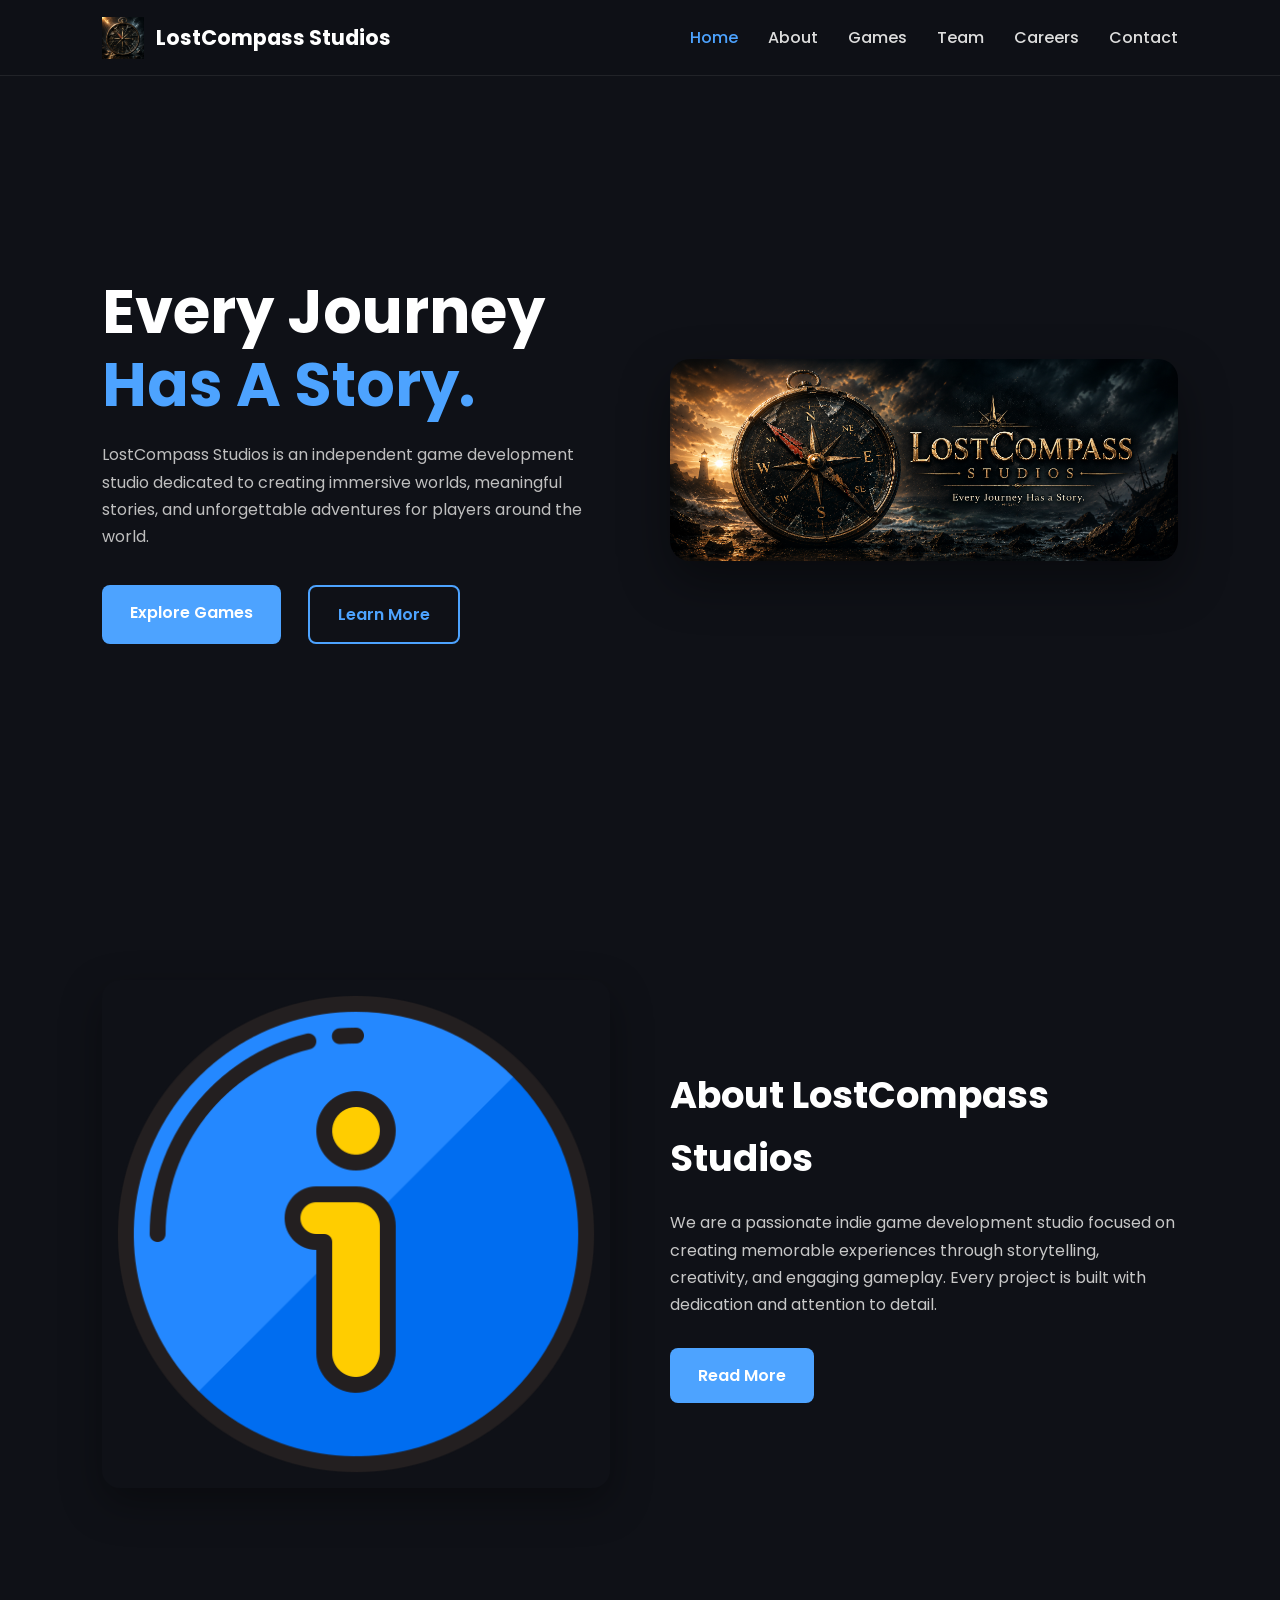
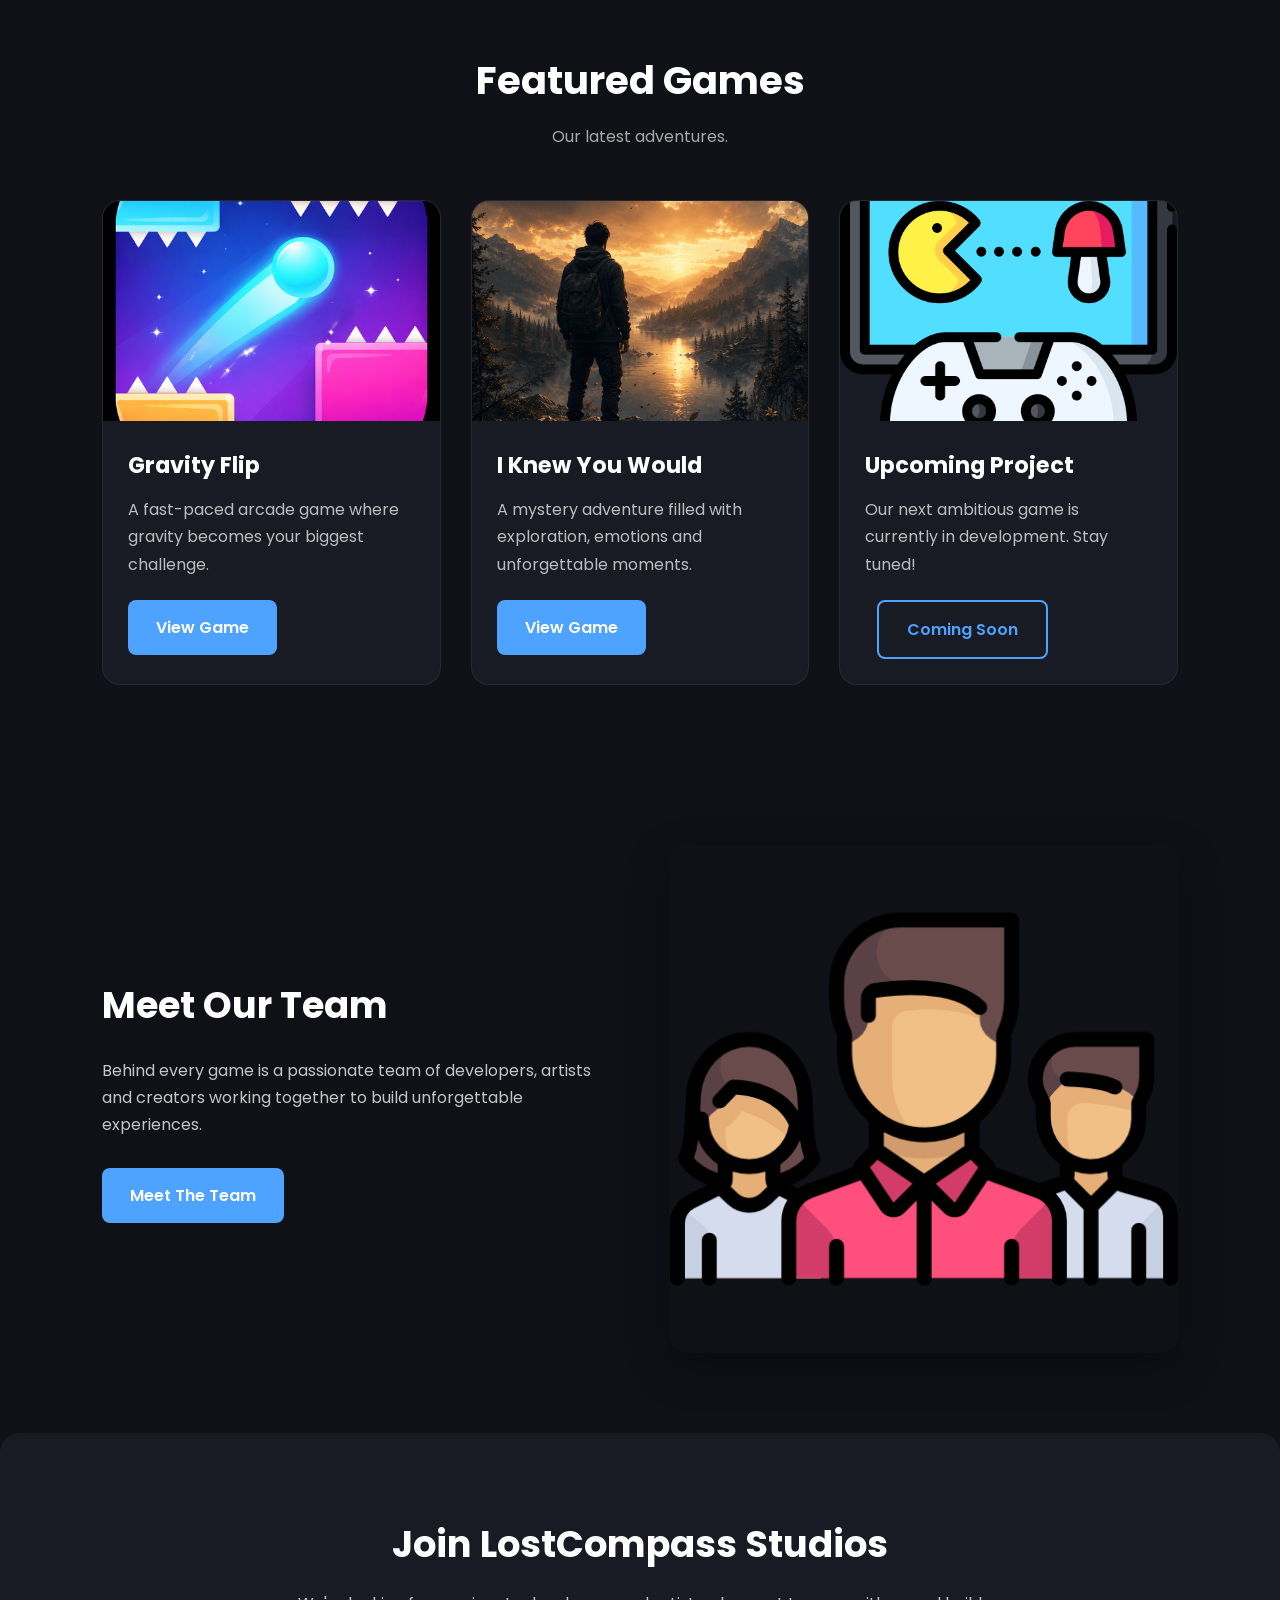
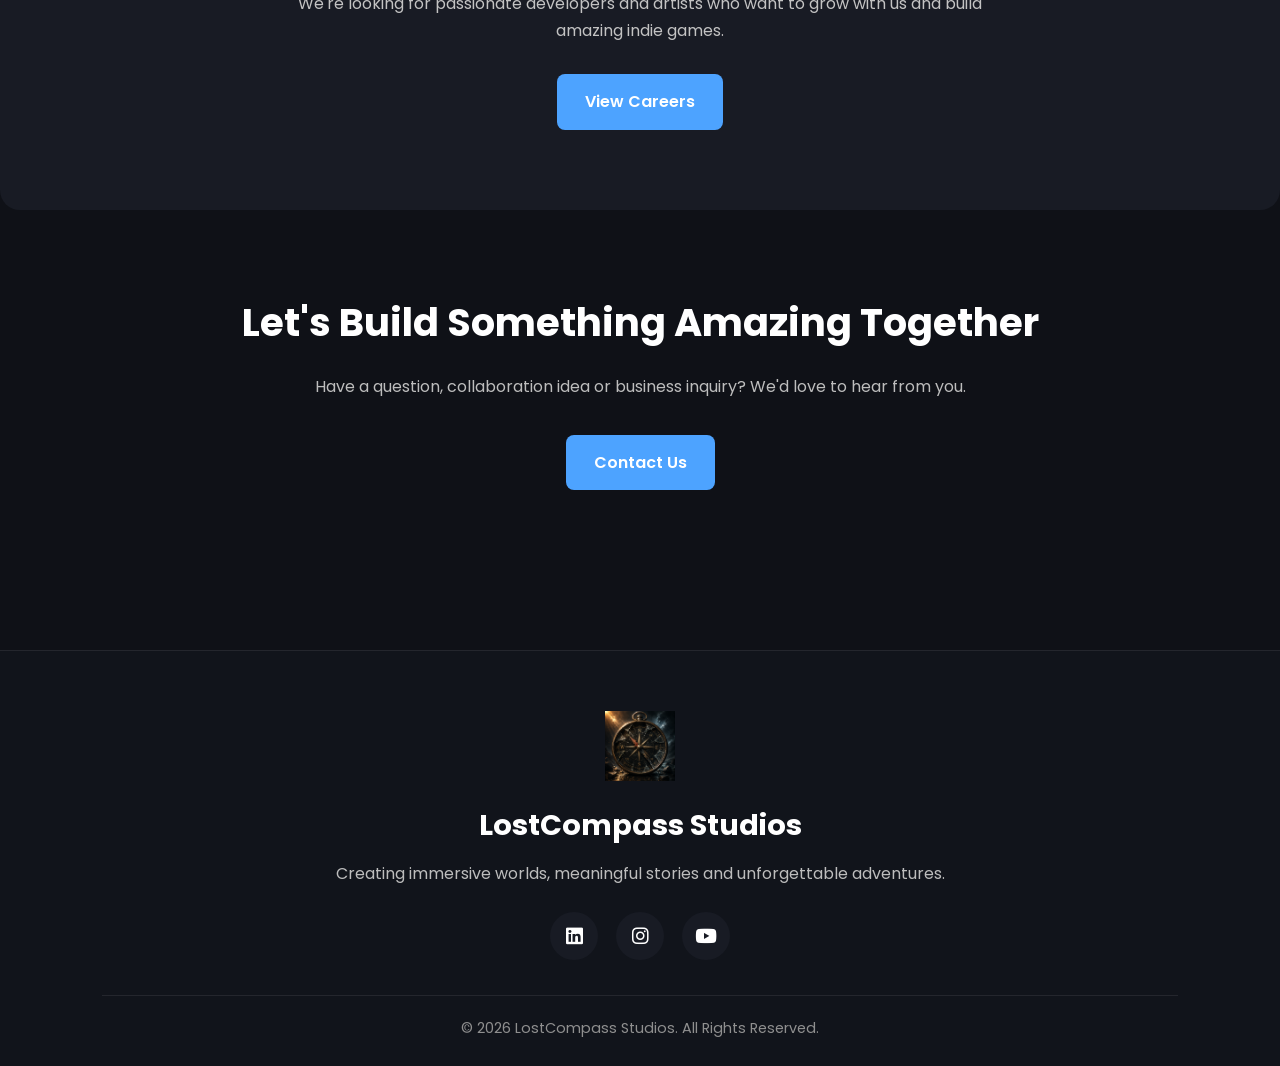
<file: index.html>
<!DOCTYPE html>
<html lang="en">

<head>

<meta charset="UTF-8">

<meta name="viewport" content="width=device-width, initial-scale=1.0">

<title>LostCompass Studios</title>

<meta name="description" content="LostCompass Studios is an independent game development studio creating immersive worlds and unforgettable adventures.">

<link rel="icon" href="assets/favicon.png">

<link rel="preconnect" href="https://fonts.googleapis.com">

<link rel="preconnect" href="https://fonts.gstatic.com" crossorigin>

<link href="https://fonts.googleapis.com/css2?family=Poppins:wght@300;400;500;600;700;800&display=swap" rel="stylesheet">

<link rel="stylesheet" href="css/style.css">

<link rel="stylesheet" href="https://cdnjs.cloudflare.com/ajax/libs/font-awesome/6.7.2/css/all.min.css">

</head>

<body>

<!-- ================= NAVBAR ================= -->

<header>

<nav class="navbar">

<a href="index.html" class="logo">

<img src="assets/logo.png" alt="LostCompass Studios">

<span>LostCompass Studios</span>

</a>

<ul class="nav-links">

<li><a class="active" href="index.html">Home</a></li>

<li><a href="about.html">About</a></li>

<li><a href="games.html">Games</a></li>

<li><a href="team.html">Team</a></li>

<li><a href="careers.html">Careers</a></li>

<li><a href="contact.html">Contact</a></li>

</ul>

<div class="menu-btn">

<i class="fas fa-bars"></i>

</div>

</nav>

</header>

<!-- ================= HERO ================= -->

<section class="hero">

<div class="hero-content">

<h1>

Every Journey

<span>Has A Story.</span>

</h1>

<p>

LostCompass Studios is an independent game development studio dedicated to creating immersive worlds, meaningful stories, and unforgettable adventures for players around the world.

</p>

<div class="hero-buttons">

<a href="games.html" class="btn primary-btn">

Explore Games

</a>

<a href="about.html" class="btn secondary-btn">

Learn More

</a>

</div>

</div>

<div class="hero-image">

<img src="assets/hero.jpg" alt="Hero Image">

</div>

</section>

<!-- ================= ABOUT ================= -->

<section class="about-preview">

<div class="about-image">

<img src="assets/about.jpg" alt="About">

</div>

<div class="about-content">

<h2>About LostCompass Studios</h2>

<p>

We are a passionate indie game development studio focused on creating memorable experiences through storytelling, creativity, and engaging gameplay. Every project is built with dedication and attention to detail.

</p>

<a href="about.html" class="btn primary-btn">

Read More

</a>

</div>

</section>

<!-- ================= FEATURED GAMES ================= -->

<section class="featured-games">

<div class="section-title">

<h2>Featured Games</h2>

<p>Our latest adventures.</p>

</div>

<div class="games-grid">

<div class="game-card">

<img src="assets/gravity-flip.jpg" alt="Gravity Flip">

<div class="game-content">

<h3>Gravity Flip</h3>

<p>

A fast-paced arcade game where gravity becomes your biggest challenge.

</p>

<a href="games.html" class="btn primary-btn">

View Game

</a>

</div>

</div>

<div class="game-card">

<img src="assets/iknewyouwould.jpg" alt="I Knew You Would">

<div class="game-content">

<h3>I Knew You Would</h3>

<p>

A mystery adventure filled with exploration, emotions and unforgettable moments.

</p>

<a href="games.html" class="btn primary-btn">

View Game

</a>

</div>

</div>

<div class="game-card">

<img src="assets/upcoming-game.jpg" alt="Upcoming Project">

<div class="game-content">

<h3>Upcoming Project</h3>

<p>

Our next ambitious game is currently in development. Stay tuned!

</p>

<a href="games.html" class="btn secondary-btn">

Coming Soon

</a>

</div>

</div>

</div>

</section>

<!-- ================= TEAM ================= -->

<section class="team-preview">

<div class="team-content">

<h2>Meet Our Team</h2>

<p>

Behind every game is a passionate team of developers, artists and creators working together to build unforgettable experiences.

</p>

<a href="team.html" class="btn primary-btn">

Meet The Team

</a>

</div>

<div class="team-image">

<img src="assets/team.jpg" alt="Team">

</div>

</section>

<!-- ================= CAREERS ================= -->

<section class="careers-preview">

<h2>Join LostCompass Studios</h2>

<p>

We're looking for passionate developers and artists who want to grow with us and build amazing indie games.

</p>

<a href="careers.html" class="btn primary-btn">

View Careers

</a>

</section>

<!-- ================= CONTACT ================= -->

<section class="contact-preview">

<h2>Let's Build Something Amazing Together</h2>

<p>

Have a question, collaboration idea or business inquiry?
We'd love to hear from you.

</p>

<a href="contact.html" class="btn primary-btn">

Contact Us

</a>

</section>

<!-- ================= FOOTER ================= -->

<footer>

<div class="footer-content">

<img src="assets/logo.png" alt="Logo">

<h3>LostCompass Studios</h3>

<p>

Creating immersive worlds, meaningful stories and unforgettable adventures.

</p>

<div class="social-links">

<a href="https://www.linkedin.com/company/lostcompass-studios/"><i class="fab fa-linkedin"></i></a>

<a href="https://www.instagram.com/lostcompassstudios?igsh=bWRjcGJvNWJpbnE2"><i class="fab fa-instagram"></i></a>

<a href="https://youtube.com/@lostcompassstudios?si=vXbBBIDs-wn94Wp-"><i class="fab fa-youtube"></i></a>

</div>

</div>

<div class="copyright">

<p>

© 2026 LostCompass Studios. All Rights Reserved.

</p>

</div>

</footer>

<script src="js/script.js"></script>

</body>

</html>
</file>
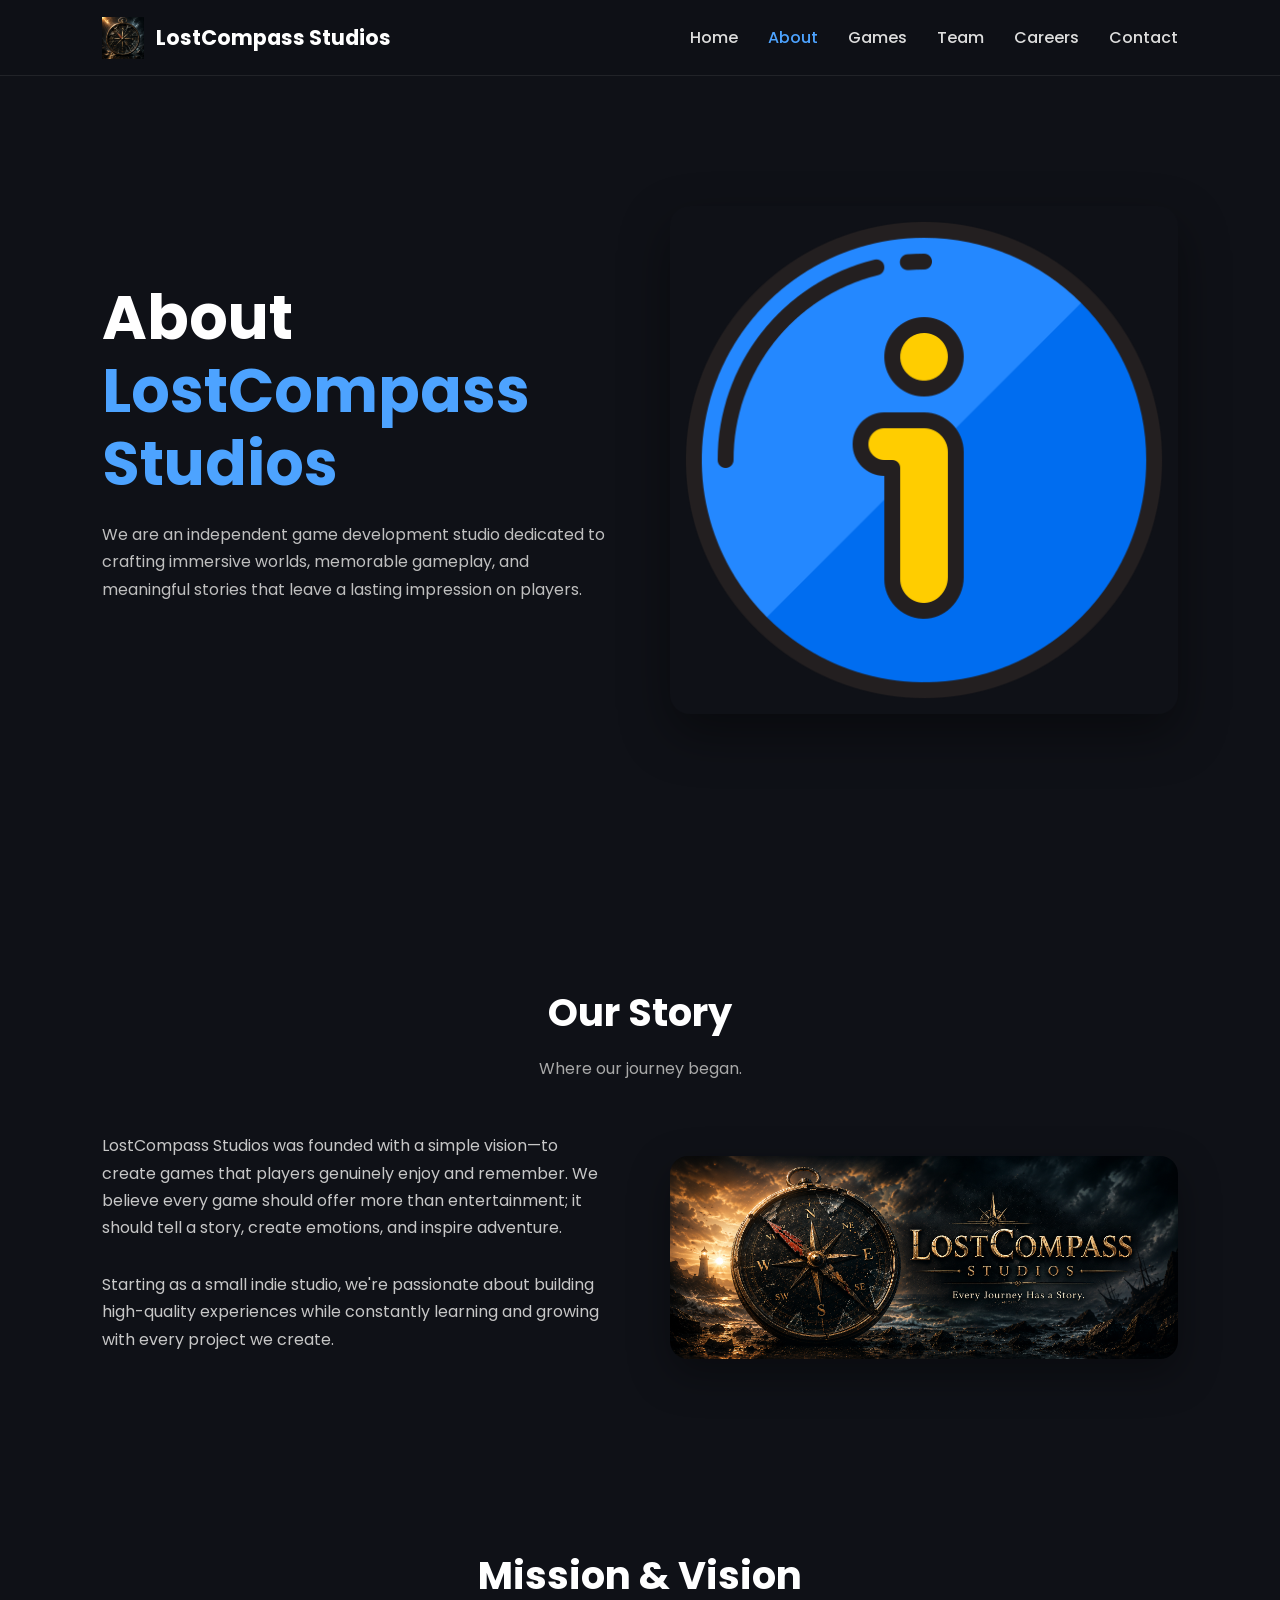
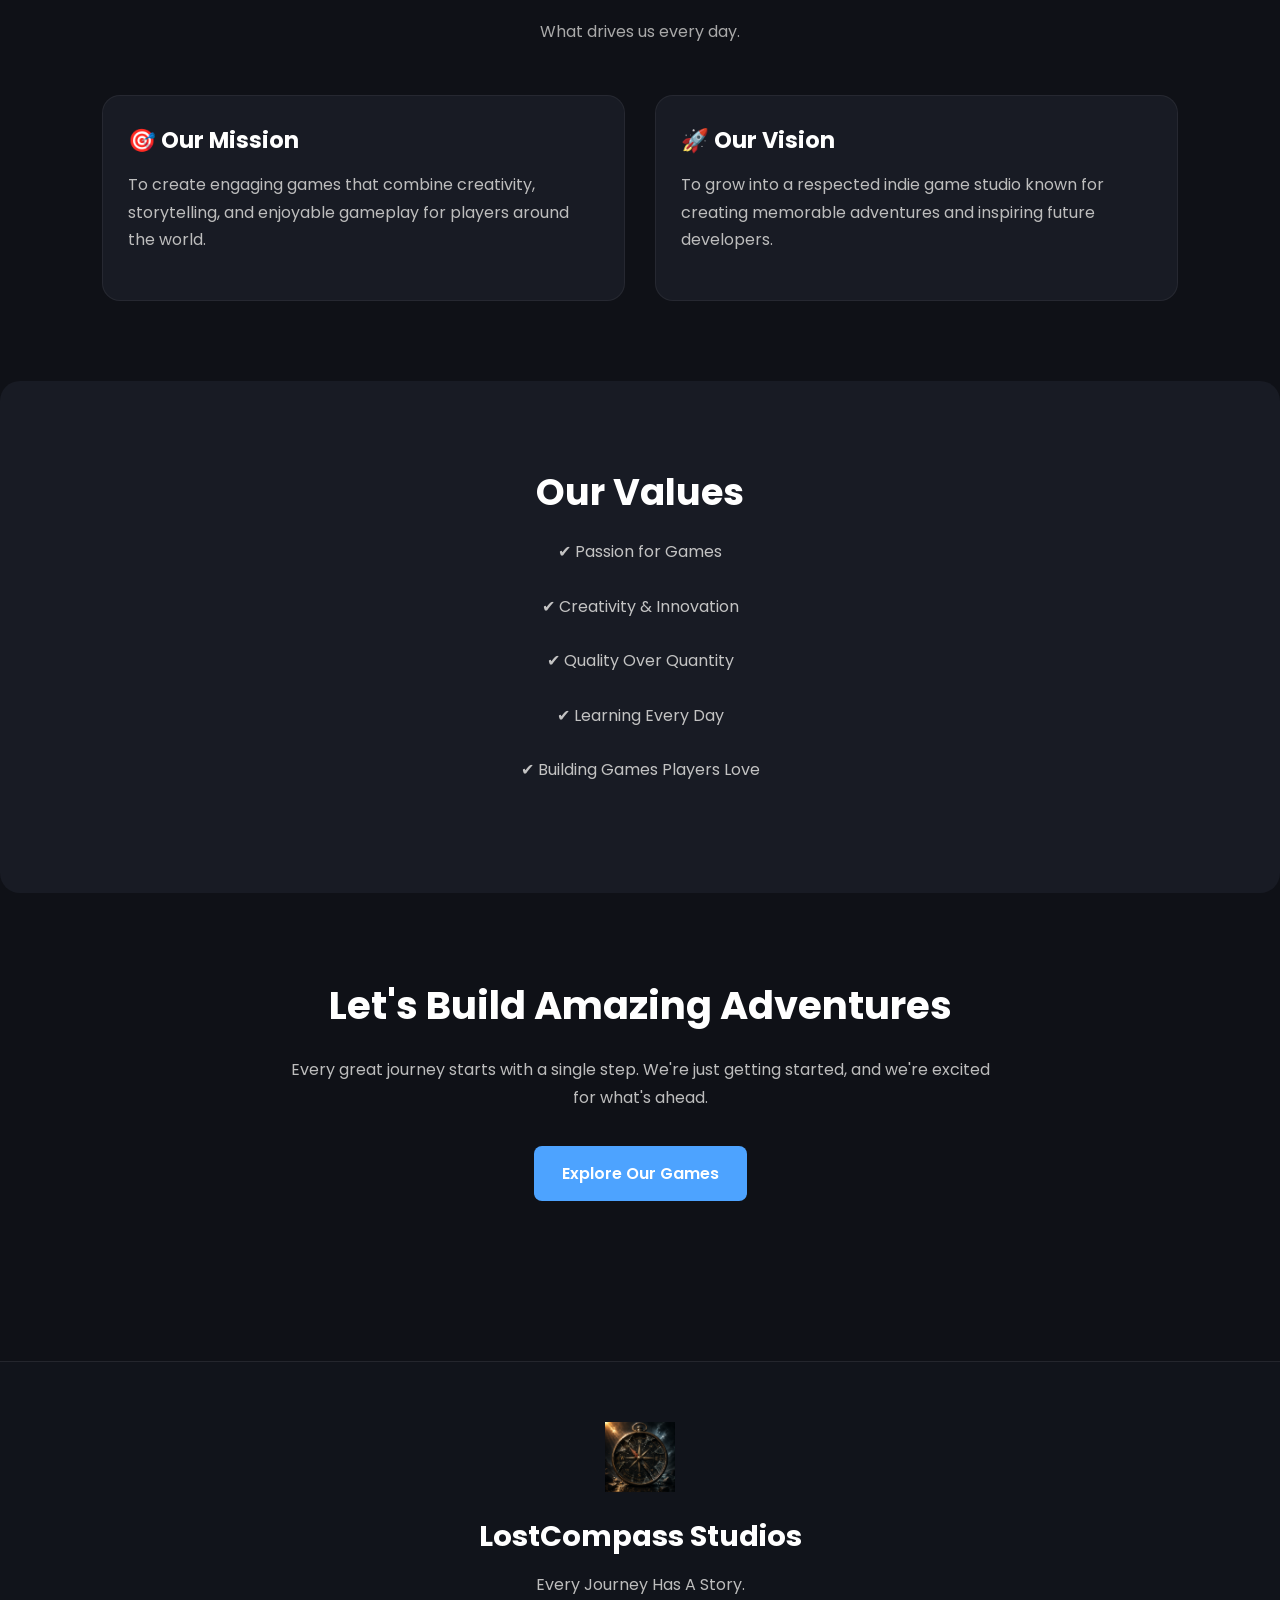
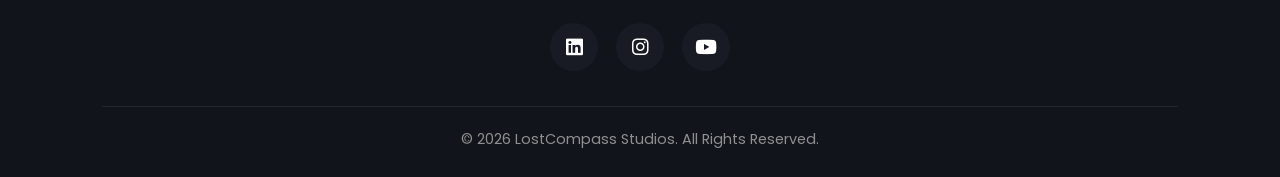
<file: about.html>
<!DOCTYPE html>
<html lang="en">

<head>

    <meta charset="UTF-8">

    <meta name="viewport" content="width=device-width, initial-scale=1.0">

    <title>About | LostCompass Studios</title>

    <meta name="description"
        content="Learn more about LostCompass Studios and our mission.">

    <link rel="icon" href="assets/favicon.png">

    <link rel="preconnect" href="https://fonts.googleapis.com">

    <link rel="preconnect" href="https://fonts.gstatic.com" crossorigin>

    <link href="https://fonts.googleapis.com/css2?family=Poppins:wght@300;400;500;600;700;800&display=swap"
        rel="stylesheet">

    <link rel="stylesheet" href="css/style.css">

    <link rel="stylesheet"
        href="https://cdnjs.cloudflare.com/ajax/libs/font-awesome/6.7.2/css/all.min.css">

</head>

<body>

<header>

<nav class="navbar">

<a href="index.html" class="logo">

<img src="assets/logo.png" alt="Logo">

<span>LostCompass Studios</span>

</a>

<ul class="nav-links">

<li><a href="index.html">Home</a></li>

<li><a class="active" href="about.html">About</a></li>

<li><a href="games.html">Games</a></li>

<li><a href="team.html">Team</a></li>

<li><a href="careers.html">Careers</a></li>

<li><a href="contact.html">Contact</a></li>

</ul>

<div class="menu-btn">

<i class="fas fa-bars"></i>

</div>

</nav>

</header>

<!-- HERO -->

<section class="hero">

<div class="hero-content">

<h1>

About

<span>LostCompass Studios</span>

</h1>

<p>

We are an independent game development studio dedicated to crafting
immersive worlds, memorable gameplay, and meaningful stories that
leave a lasting impression on players.

</p>

</div>

<div class="hero-image">

<img src="assets/about.jpg" alt="About">

</div>

</section>

<!-- OUR STORY -->

<section>

<div class="section-title">

<h2>Our Story</h2>

<p>Where our journey began.</p>

</div>

<div class="about-preview">

<div class="about-content">

<p>

LostCompass Studios was founded with a simple vision—to create games
that players genuinely enjoy and remember. We believe every game
should offer more than entertainment; it should tell a story,
create emotions, and inspire adventure.

</p>

<p>

Starting as a small indie studio, we're passionate about building
high-quality experiences while constantly learning and growing with
every project we create.

</p>

</div>

<div class="about-image">

<img src="assets/hero.jpg" alt="Studio">

</div>

</div>

</section>

<!-- MISSION & VISION -->

<section>

<div class="section-title">

<h2>Mission & Vision</h2>

<p>What drives us every day.</p>

</div>

<div class="games-grid">

<div class="game-card">

<div class="game-content">

<h3>🎯 Our Mission</h3>

<p>

To create engaging games that combine creativity,
storytelling, and enjoyable gameplay for players around
the world.

</p>

</div>

</div>

<div class="game-card">

<div class="game-content">

<h3>🚀 Our Vision</h3>

<p>

To grow into a respected indie game studio known for
creating memorable adventures and inspiring future
developers.

</p>

</div>

</div>

</div>

</section>

<!-- VALUES -->

<section class="careers-preview">

<h2>Our Values</h2>

<p>

✔ Passion for Games<br><br>

✔ Creativity & Innovation<br><br>

✔ Quality Over Quantity<br><br>

✔ Learning Every Day<br><br>

✔ Building Games Players Love

</p>

</section>

<!-- CTA -->

<section class="contact-preview">

<h2>Let's Build Amazing Adventures</h2>

<p>

Every great journey starts with a single step. We're just getting
started, and we're excited for what's ahead.

</p>

<a href="games.html" class="btn primary-btn">

Explore Our Games

</a>

</section>

<!-- FOOTER -->

<footer>

<div class="footer-content">

<img src="assets/logo.png" alt="Logo">

<h3>LostCompass Studios</h3>

<p>

Every Journey Has A Story.

</p>

<div class="social-links">
    
    <a href="https://www.linkedin.com/company/lostcompass-studios/"><i class="fab fa-linkedin"></i></a>
    
    <a href="https://www.instagram.com/lostcompassstudios?igsh=bWRjcGJvNWJpbnE2"><i class="fab fa-instagram"></i></a>
    
    <a href="https://youtube.com/@lostcompassstudios?si=vXbBBIDs-wn94Wp-"><i class="fab fa-youtube"></i></a>
    
</div>

</div>

<div class="copyright">

© 2026 LostCompass Studios. All Rights Reserved.

</div>

</footer>

<script src="js/script.js"></script>

</body>

</html>
</file>
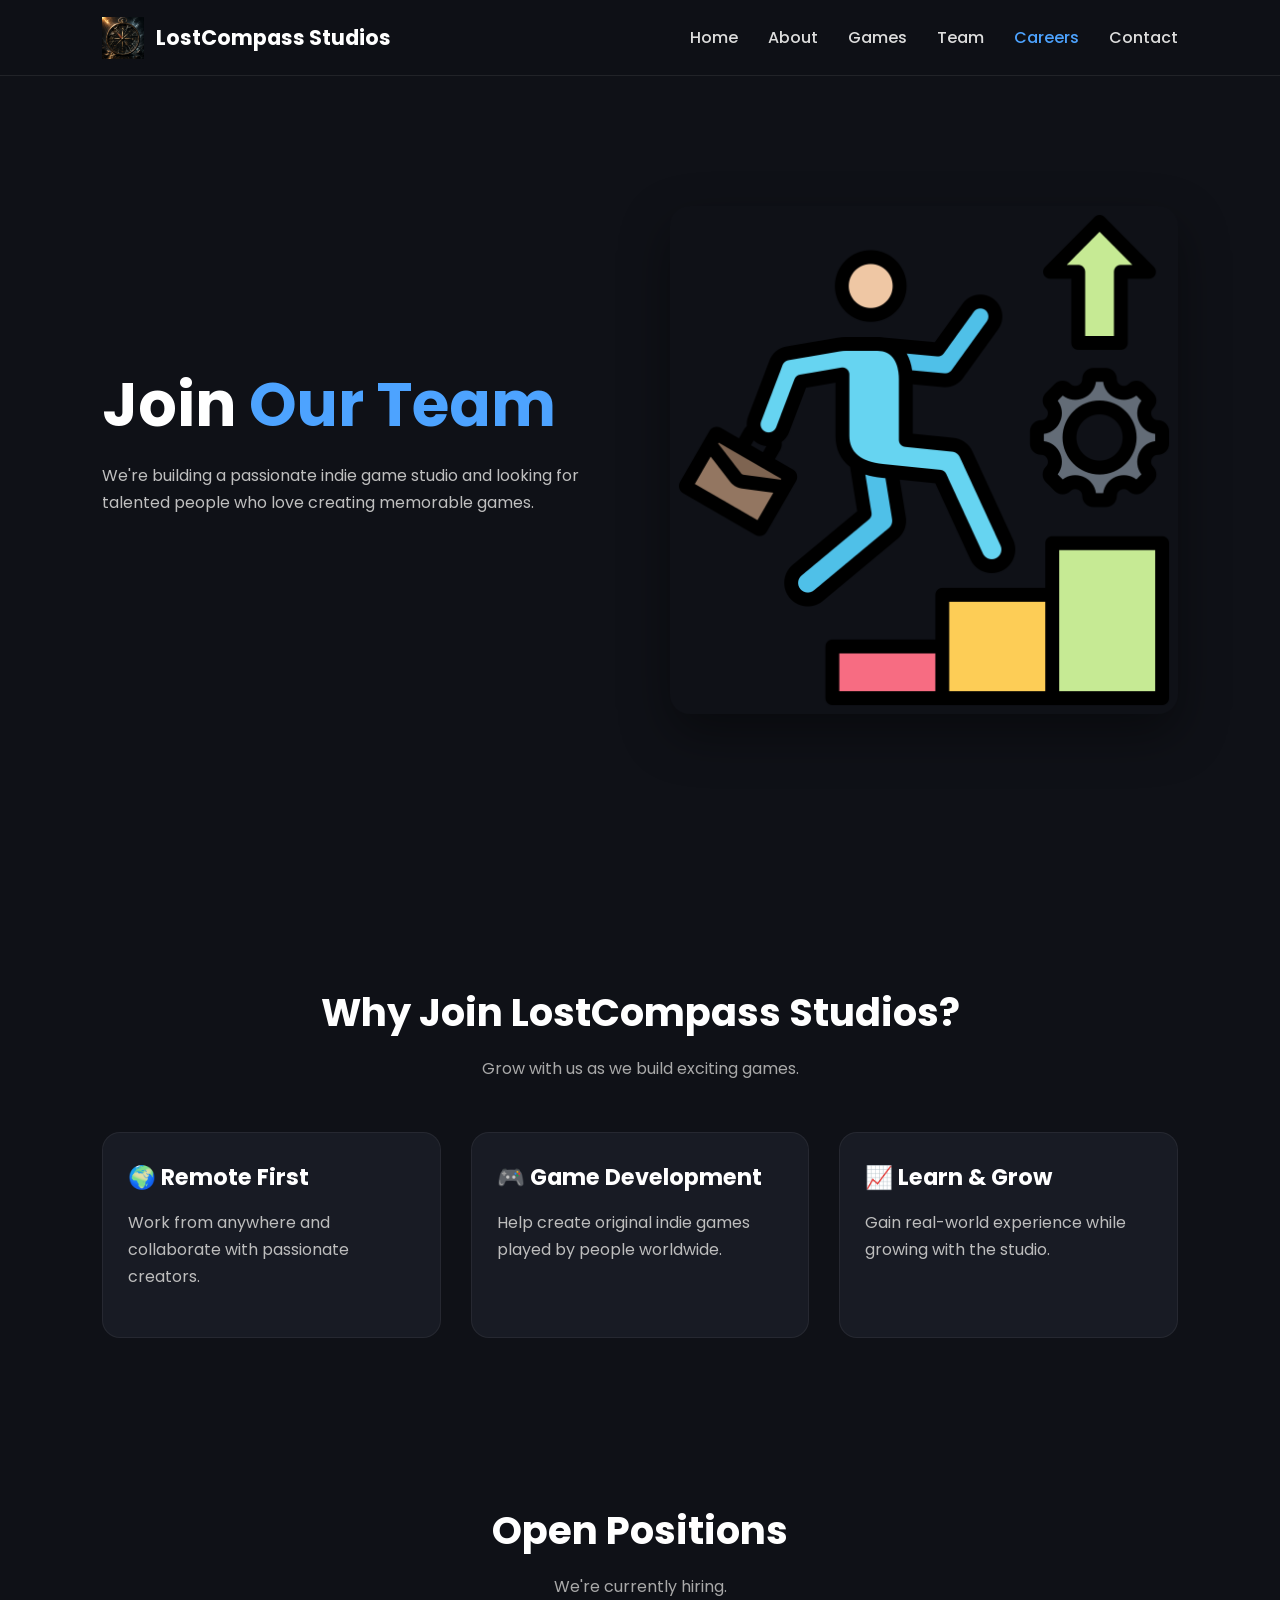
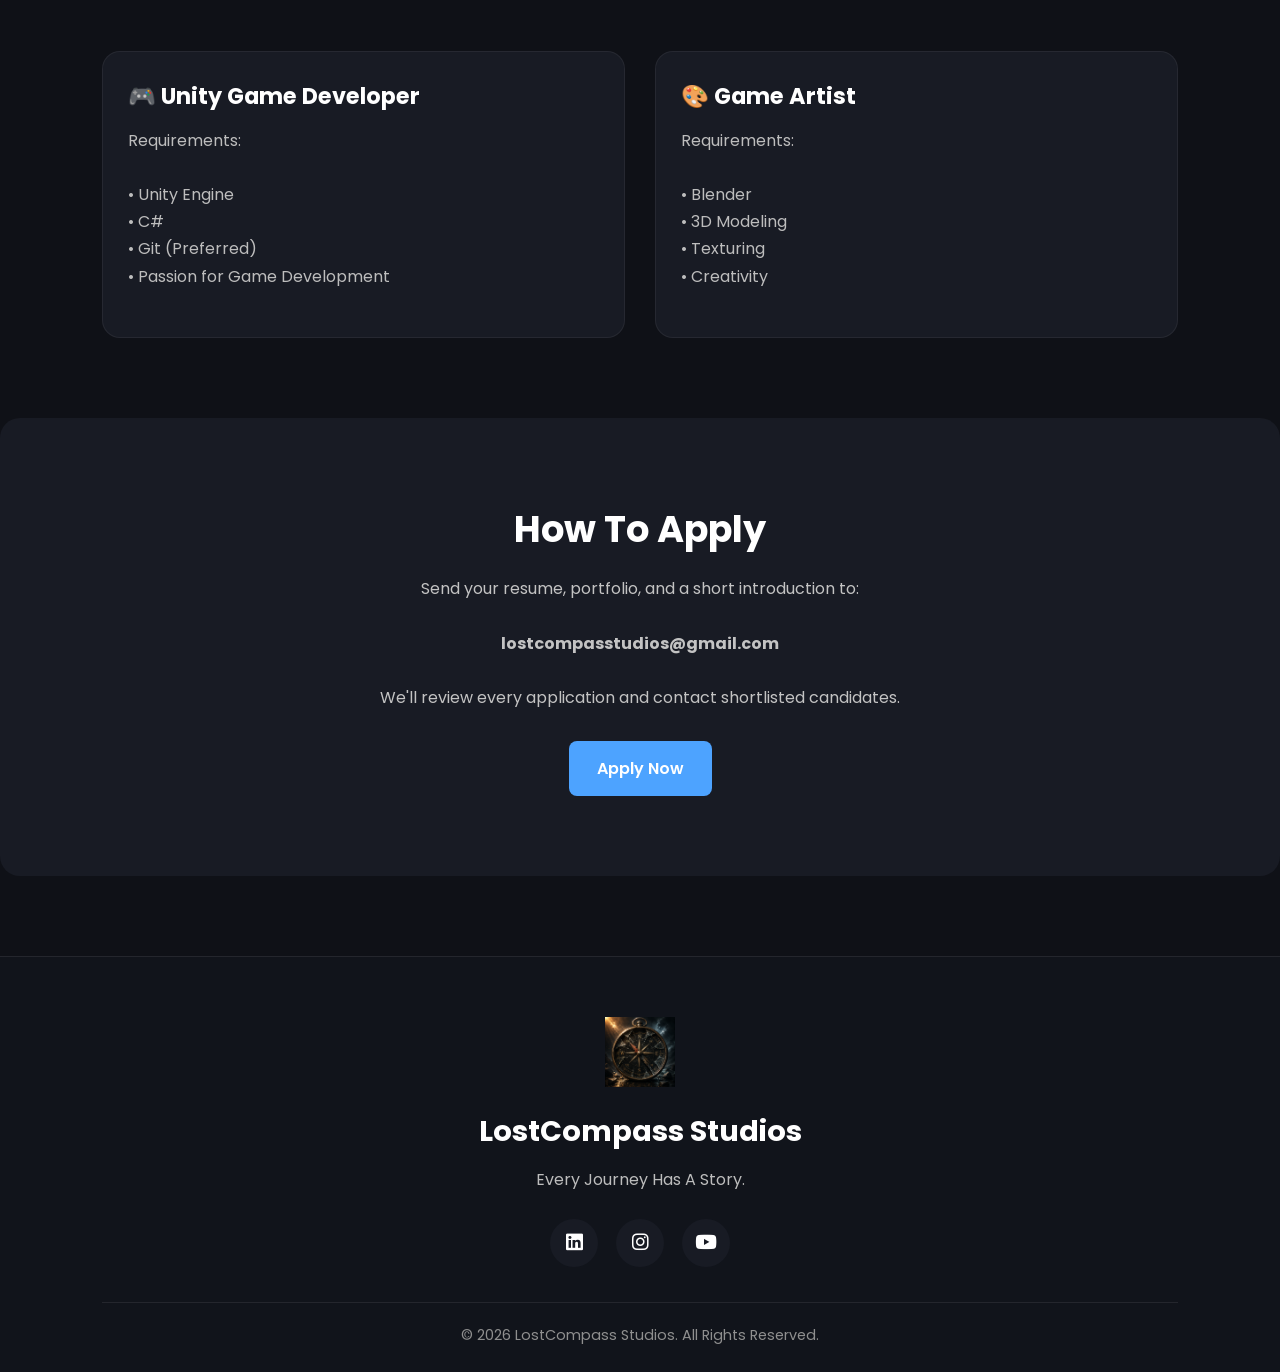
<file: careers.html>
<!DOCTYPE html>
<html lang="en">

<head>

<meta charset="UTF-8">

<meta name="viewport" content="width=device-width, initial-scale=1.0">

<title>Careers | LostCompass Studios</title>

<meta name="description"
content="Join LostCompass Studios and help us create unforgettable games.">

<link rel="icon" href="assets/favicon.png">

<link rel="preconnect" href="https://fonts.googleapis.com">

<link rel="preconnect" href="https://fonts.gstatic.com" crossorigin>

<link href="https://fonts.googleapis.com/css2?family=Poppins:wght@300;400;500;600;700;800&display=swap"
rel="stylesheet">

<link rel="stylesheet" href="css/style.css">

<link rel="stylesheet"
href="https://cdnjs.cloudflare.com/ajax/libs/font-awesome/6.7.2/css/all.min.css">

</head>

<body>

<!-- ================= NAVBAR ================= -->

<header>

<nav class="navbar">

<a href="index.html" class="logo">

<img src="assets/logo.png" alt="Logo">

<span>LostCompass Studios</span>

</a>

<ul class="nav-links">

<li><a href="index.html">Home</a></li>

<li><a href="about.html">About</a></li>

<li><a href="games.html">Games</a></li>

<li><a href="team.html">Team</a></li>

<li><a class="active" href="careers.html">Careers</a></li>

<li><a href="contact.html">Contact</a></li>

</ul>

<div class="menu-btn">

<i class="fas fa-bars"></i>

</div>

</nav>

</header>

<!-- ================= HERO ================= -->

<section class="hero">

<div class="hero-content">

<h1>

Join

<span>Our Team</span>

</h1>

<p>

We're building a passionate indie game studio and looking
for talented people who love creating memorable games.

</p>

</div>

<div class="hero-image">

<img src="assets/careers.jpg" alt="Careers">

</div>

</section>

<!-- ================= WHY JOIN ================= -->

<section>

<div class="section-title">

<h2>Why Join LostCompass Studios?</h2>

<p>Grow with us as we build exciting games.</p>

</div>

<div class="games-grid">

<div class="game-card">

<div class="game-content">

<h3>🌍 Remote First</h3>

<p>

Work from anywhere and collaborate with passionate creators.

</p>

</div>

</div>

<div class="game-card">

<div class="game-content">

<h3>🎮 Game Development</h3>

<p>

Help create original indie games played by people worldwide.

</p>

</div>

</div>

<div class="game-card">

<div class="game-content">

<h3>📈 Learn & Grow</h3>

<p>

Gain real-world experience while growing with the studio.

</p>

</div>

</div>

</div>

</section>

<!-- ================= OPEN POSITIONS ================= -->

<section>

<div class="section-title">

<h2>Open Positions</h2>

<p>We're currently hiring.</p>

</div>

<div class="games-grid">

<div class="game-card">

<div class="game-content">

<h3>🎮 Unity Game Developer</h3>

<p>

Requirements:

<br><br>

• Unity Engine

<br>

• C#

<br>

• Git (Preferred)

<br>

• Passion for Game Development

</p>

</div>

</div>

<div class="game-card">

<div class="game-content">

<h3>🎨 Game Artist</h3>

<p>

Requirements:

<br><br>

• Blender

<br>

• 3D Modeling

<br>

• Texturing

<br>

• Creativity

</p>

</div>

</div>

</div>

</section>

<!-- ================= APPLY ================= -->

<section class="careers-preview">

<h2>How To Apply</h2>

<p>

Send your resume, portfolio, and a short introduction to:

<br><br>

<strong>

lostcompasstudios@gmail.com

</strong>

<br><br>

We'll review every application and contact shortlisted candidates.

</p>

<a href="mailto:lostcompasstudios@gmail.com"
class="btn primary-btn">

Apply Now

</a>

</section>

<!-- ================= FOOTER ================= -->

<footer>

<div class="footer-content">

<img src="assets/logo.png" alt="Logo">

<h3>LostCompass Studios</h3>

<p>

Every Journey Has A Story.

</p>

<div class="social-links">
  
  <a href="https://www.linkedin.com/company/lostcompass-studios/"><i class="fab fa-linkedin"></i></a>
  
  <a href="https://www.instagram.com/lostcompassstudios?igsh=bWRjcGJvNWJpbnE2"><i class="fab fa-instagram"></i></a>
  
  <a href="https://youtube.com/@lostcompassstudios?si=vXbBBIDs-wn94Wp-"><i class="fab fa-youtube"></i></a>
  
</div>

</div>

<div class="copyright">

<p>

© 2026 LostCompass Studios. All Rights Reserved.

</p>

</div>

</footer>

<script src="js/script.js"></script>

</body>

</html>
</file>
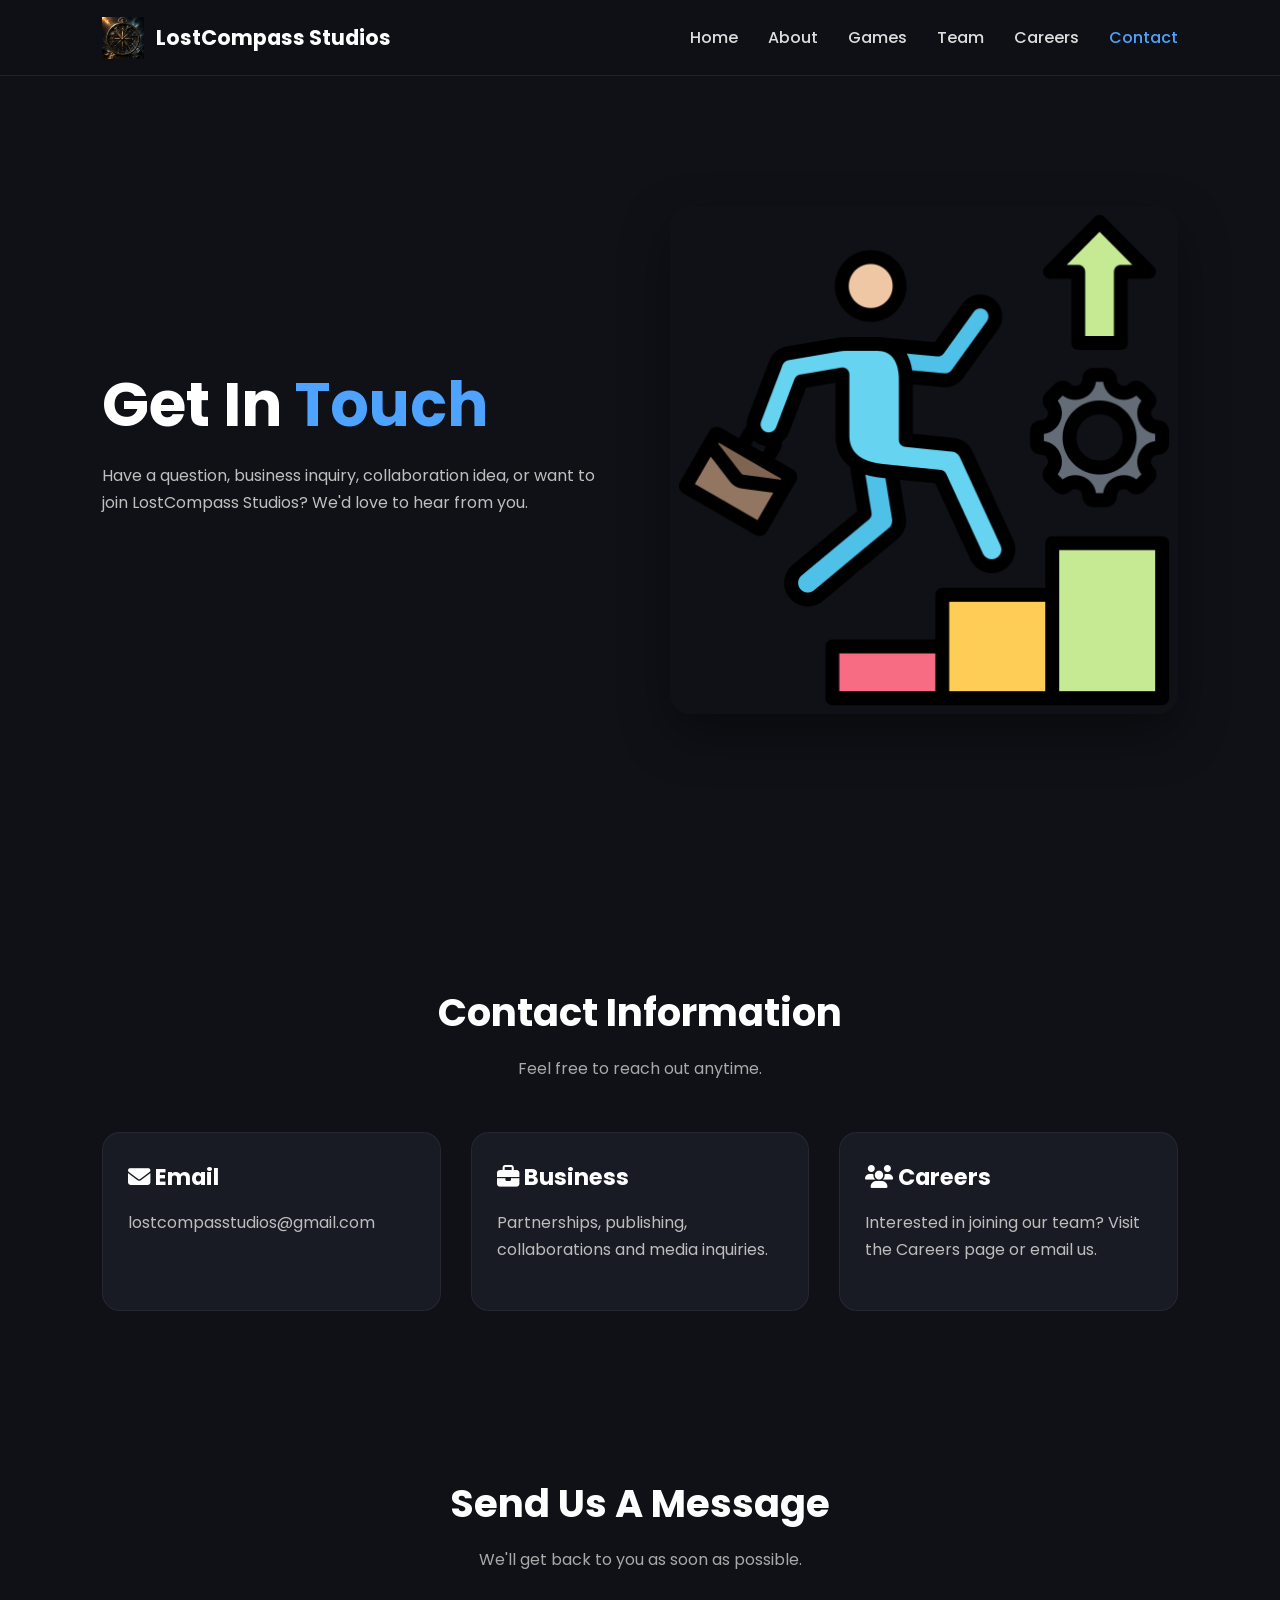
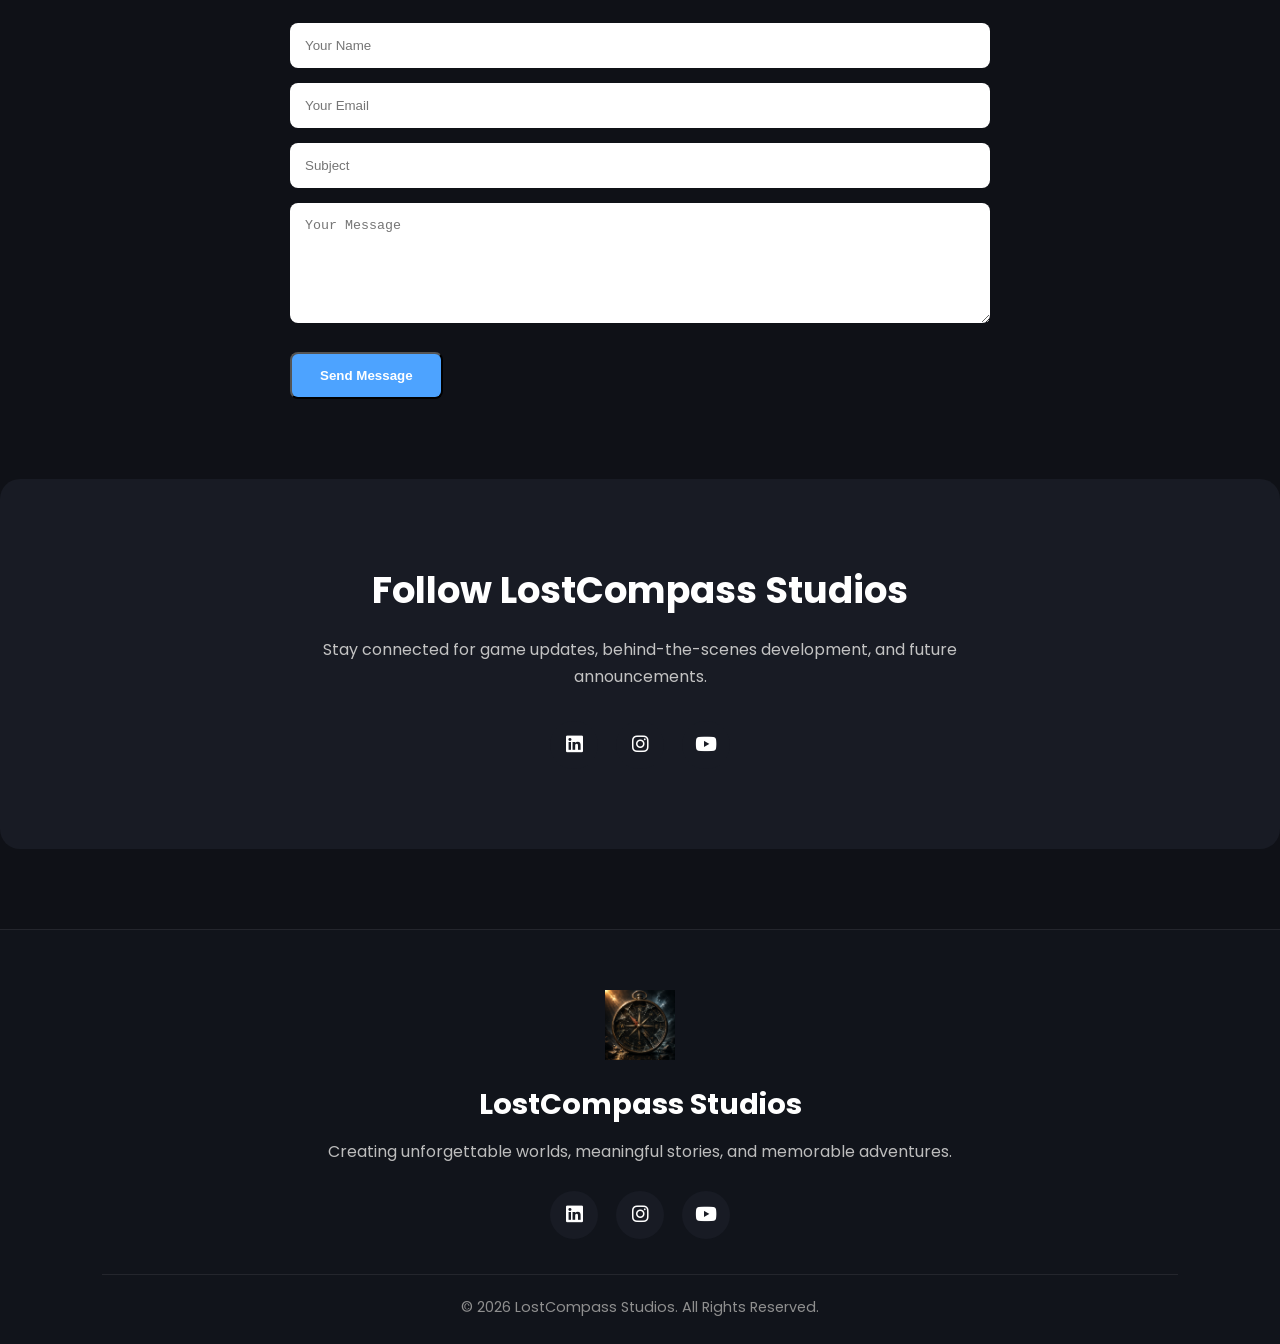
<file: contact.html>
<!DOCTYPE html>
<html lang="en">

<head>

<meta charset="UTF-8">

<meta name="viewport" content="width=device-width, initial-scale=1.0">

<title>Contact | LostCompass Studios</title>

<meta name="description"
content="Get in touch with LostCompass Studios for collaborations, careers or general inquiries.">

<link rel="icon" href="assets/favicon.png">

<link rel="preconnect" href="https://fonts.googleapis.com">

<link rel="preconnect" href="https://fonts.gstatic.com" crossorigin>

<link href="https://fonts.googleapis.com/css2?family=Poppins:wght@300;400;500;600;700;800&display=swap"
rel="stylesheet">

<link rel="stylesheet" href="css/style.css">

<link rel="stylesheet"
href="https://cdnjs.cloudflare.com/ajax/libs/font-awesome/6.7.2/css/all.min.css">

</head>

<body>

<!-- ================= NAVBAR ================= -->

<header>

<nav class="navbar">

<a href="index.html" class="logo">

<img src="assets/logo.png" alt="Logo">

<span>LostCompass Studios</span>

</a>

<ul class="nav-links">

<li><a href="index.html">Home</a></li>

<li><a href="about.html">About</a></li>

<li><a href="games.html">Games</a></li>

<li><a href="team.html">Team</a></li>

<li><a href="careers.html">Careers</a></li>

<li><a class="active" href="contact.html">Contact</a></li>

</ul>

<div class="menu-btn">

<i class="fas fa-bars"></i>

</div>

</nav>

</header>

<!-- ================= HERO ================= -->

<section class="hero">

<div class="hero-content">

<h1>

Get In

<span>Touch</span>

</h1>

<p>

Have a question, business inquiry, collaboration idea,
or want to join LostCompass Studios?
We'd love to hear from you.

</p>

</div>

<div class="hero-image">

<img src="assets/careers.jpg" alt="Contact">

</div>

</section>

<!-- ================= CONTACT INFO ================= -->

<section>

<div class="section-title">

<h2>Contact Information</h2>

<p>Feel free to reach out anytime.</p>

</div>

<div class="games-grid">

<div class="game-card">

<div class="game-content">

<h3><i class="fas fa-envelope"></i> Email</h3>

<p>

lostcompasstudios@gmail.com

</p>

</div>

</div>

<div class="game-card">

<div class="game-content">

<h3><i class="fas fa-briefcase"></i> Business</h3>

<p>

Partnerships, publishing,
collaborations and media inquiries.

</p>

</div>

</div>

<div class="game-card">

<div class="game-content">

<h3><i class="fas fa-users"></i> Careers</h3>

<p>

Interested in joining our team?

Visit the Careers page or email us.

</p>

</div>

</div>

</div>

</section>

<!-- ================= CONTACT FORM ================= -->

<section>

<div class="section-title">

<h2>Send Us A Message</h2>

<p>We'll get back to you as soon as possible.</p>

</div>

<div style="max-width:700px;margin:auto;">

<form>

<input
type="text"
placeholder="Your Name"
required
style="width:100%;padding:15px;margin-bottom:15px;border-radius:8px;border:none;">

<input
type="email"
placeholder="Your Email"
required
style="width:100%;padding:15px;margin-bottom:15px;border-radius:8px;border:none;">

<input
type="text"
placeholder="Subject"
required
style="width:100%;padding:15px;margin-bottom:15px;border-radius:8px;border:none;">

<textarea
rows="6"
placeholder="Your Message"
required
style="width:100%;padding:15px;margin-bottom:20px;border-radius:8px;border:none;"></textarea>

<button
class="btn primary-btn"
type="submit">

Send Message

</button>

</form>

</div>

</section>

<!-- ================= SOCIAL ================= -->

<section class="careers-preview">

<h2>Follow LostCompass Studios</h2>

<p>

Stay connected for game updates,
behind-the-scenes development,
and future announcements.

</p>

<div class="social-links">

  <a href="https://www.linkedin.com/company/lostcompass-studios/"><i class="fab fa-linkedin"></i></a>
  
  <a href="https://www.instagram.com/lostcompassstudios?igsh=bWRjcGJvNWJpbnE2"><i class="fab fa-instagram"></i></a>
  
  <a href="https://youtube.com/@lostcompassstudios?si=vXbBBIDs-wn94Wp-"><i class="fab fa-youtube"></i></a>

</div>

</section>

<!-- ================= FOOTER ================= -->

<footer>

<div class="footer-content">

<img src="assets/logo.png" alt="Logo">

<h3>LostCompass Studios</h3>

<p>

Creating unforgettable worlds,
meaningful stories,
and memorable adventures.

</p>

<div class="social-links">
  
  <a href="https://www.linkedin.com/company/lostcompass-studios/"><i class="fab fa-linkedin"></i></a>
  
  <a href="https://www.instagram.com/lostcompassstudios?igsh=bWRjcGJvNWJpbnE2"><i class="fab fa-instagram"></i></a>
  
  <a href="https://youtube.com/@lostcompassstudios?si=vXbBBIDs-wn94Wp-"><i class="fab fa-youtube"></i></a>
  
</div>

</div>

<div class="copyright">

<p>

© 2026 LostCompass Studios.
All Rights Reserved.

</p>

</div>

</footer>

<script src="js/script.js"></script>

</body>

</html>
</file>
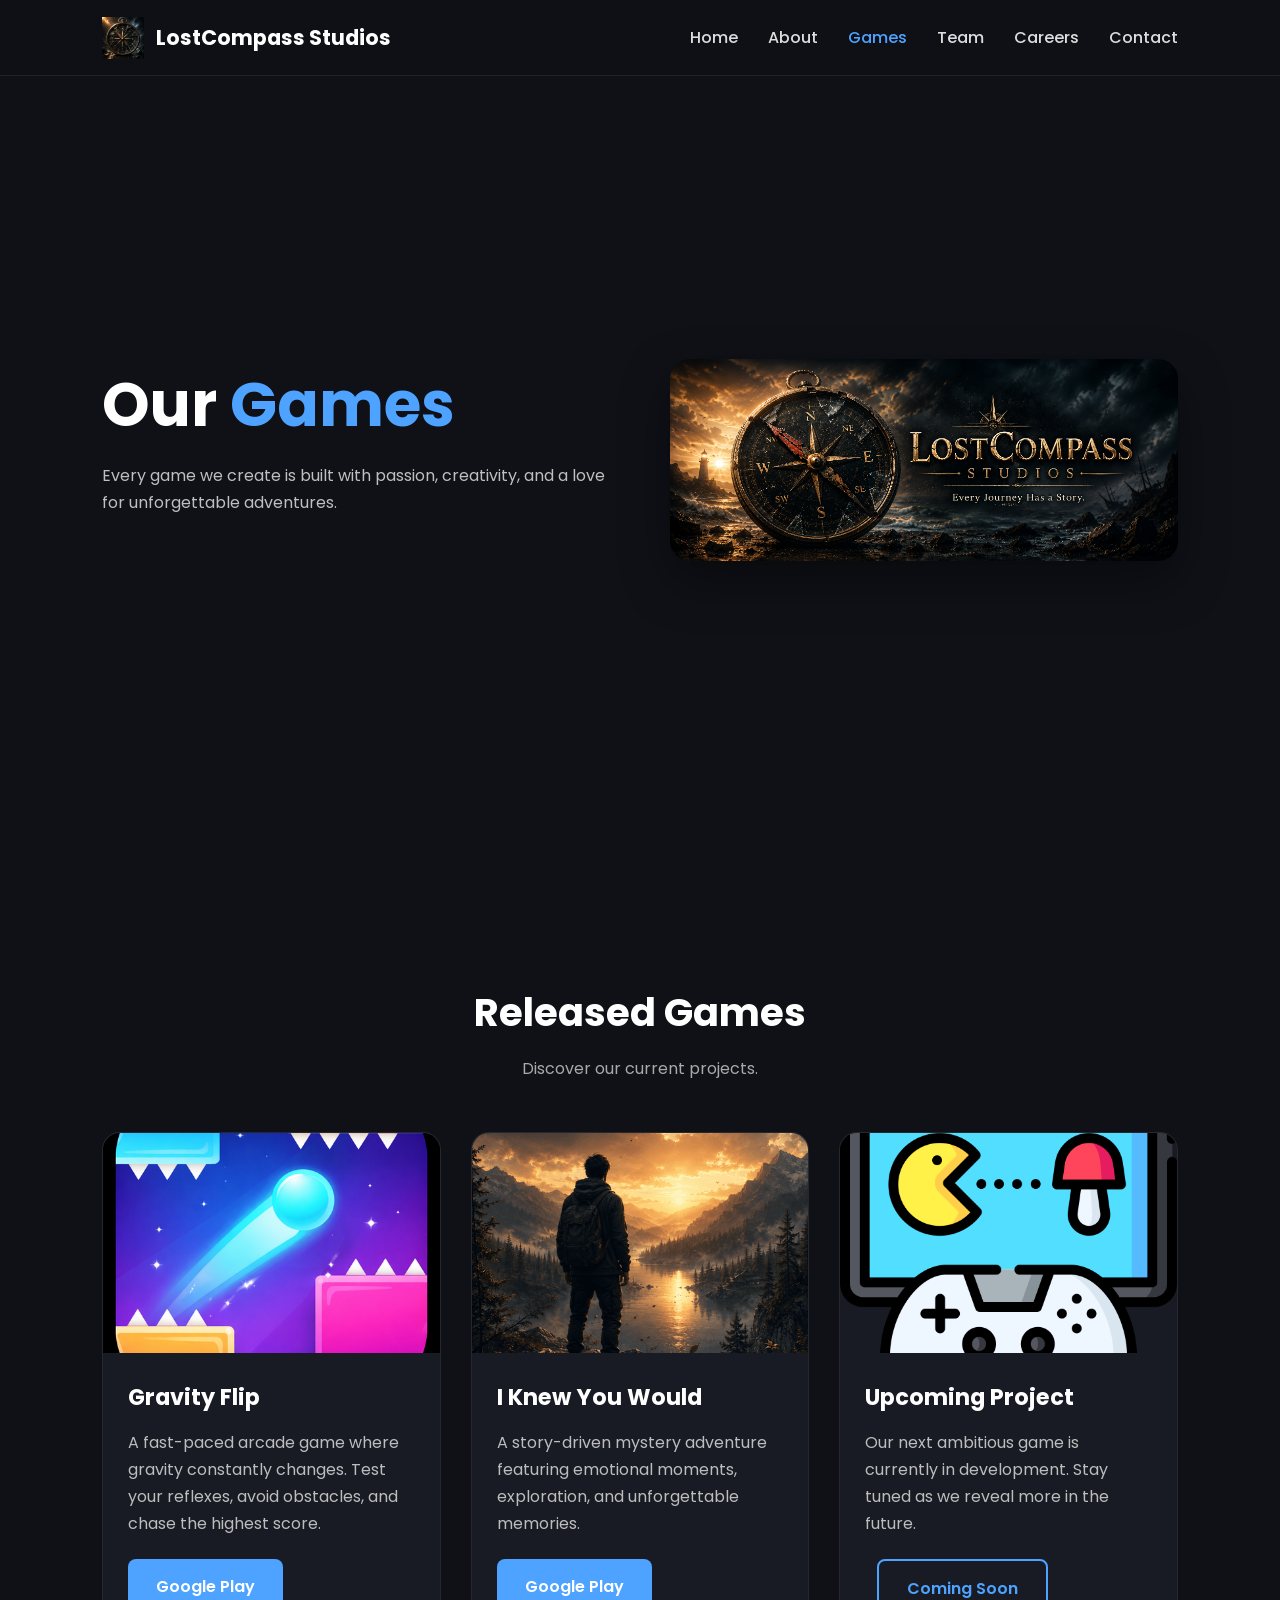
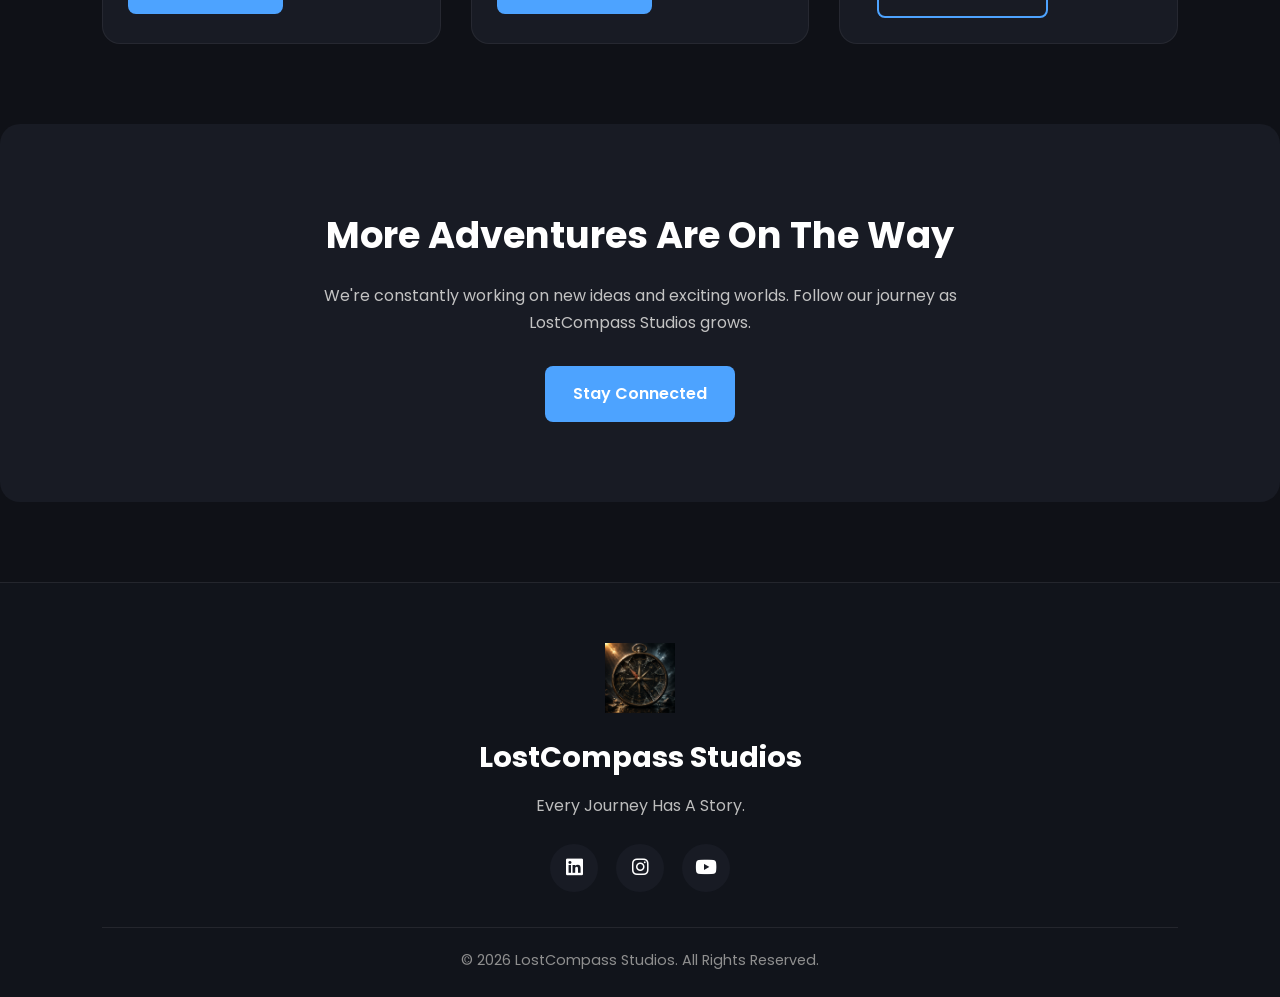
<file: games.html>
<!DOCTYPE html>
<html lang="en">

<head>

<meta charset="UTF-8">

<meta name="viewport" content="width=device-width, initial-scale=1.0">

<title>Games | LostCompass Studios</title>

<meta name="description"
content="Explore the games created by LostCompass Studios.">

<link rel="icon" href="assets/favicon.png">

<link rel="preconnect" href="https://fonts.googleapis.com">

<link rel="preconnect" href="https://fonts.gstatic.com" crossorigin>

<link href="https://fonts.googleapis.com/css2?family=Poppins:wght@300;400;500;600;700;800&display=swap"
rel="stylesheet">

<link rel="stylesheet" href="css/style.css">

<link rel="stylesheet"
href="https://cdnjs.cloudflare.com/ajax/libs/font-awesome/6.7.2/css/all.min.css">

</head>

<body>

<!-- ================= NAVBAR ================= -->

<header>

<nav class="navbar">

<a href="index.html" class="logo">

<img src="assets/logo.png" alt="Logo">

<span>LostCompass Studios</span>

</a>

<ul class="nav-links">

<li><a href="index.html">Home</a></li>

<li><a href="about.html">About</a></li>

<li><a class="active" href="games.html">Games</a></li>

<li><a href="team.html">Team</a></li>

<li><a href="careers.html">Careers</a></li>

<li><a href="contact.html">Contact</a></li>

</ul>

<div class="menu-btn">

<i class="fas fa-bars"></i>

</div>

</nav>

</header>

<!-- ================= HERO ================= -->

<section class="hero">

<div class="hero-content">

<h1>

Our

<span>Games</span>

</h1>

<p>

Every game we create is built with passion, creativity,
and a love for unforgettable adventures.

</p>

</div>

<div class="hero-image">

<img src="assets/hero.jpg" alt="Games">

</div>

</section>

<!-- ================= GAMES ================= -->

<section>

<div class="section-title">

<h2>Released Games</h2>

<p>Discover our current projects.</p>

</div>

<div class="games-grid">

<!-- Gravity Flip -->

<div class="game-card">

<img src="assets/gravity-flip.jpg" alt="Gravity Flip">

<div class="game-content">

<h3>Gravity Flip</h3>

<p>

A fast-paced arcade game where gravity constantly changes.
Test your reflexes, avoid obstacles, and chase the highest score.

</p>

<a href="https://play.google.com/store/apps/details?id=com.rayaanr.gravityflip"
class="btn primary-btn">

Google Play

</a>

</div>

</div>

<!-- I Knew You Would -->

<div class="game-card">

<img src="assets/iknewyouwould.jpg"
alt="I Knew You Would">

<div class="game-content">

<h3>I Knew You Would</h3>

<p>

A story-driven mystery adventure featuring emotional
moments, exploration, and unforgettable memories.

</p>

<a href="https://play.google.com/store/apps/details?id=com.rayaanr.iknewyouwould"
class="btn primary-btn">

Google Play

</a>

</div>

</div>

<!-- Upcoming -->

<div class="game-card">

<img src="assets/upcoming-game.jpg"
alt="Upcoming Game">

<div class="game-content">

<h3>Upcoming Project</h3>

<p>

Our next ambitious game is currently in development.
Stay tuned as we reveal more in the future.

</p>

<a href=""
class="btn secondary-btn">

Coming Soon

</a>

</div>

</div>

</div>

</section>

<!-- ================= CTA ================= -->

<section class="careers-preview">

<h2>

More Adventures Are On The Way

</h2>

<p>

We're constantly working on new ideas and exciting worlds.
Follow our journey as LostCompass Studios grows.

</p>

<a href="contact.html"
class="btn primary-btn">

Stay Connected

</a>

</section>

<!-- ================= FOOTER ================= -->

<footer>

<div class="footer-content">

<img src="assets/logo.png"
alt="Logo">

<h3>

LostCompass Studios

</h3>

<p>

Every Journey Has A Story.

</p>

<div class="social-links">
  
  <a href="https://www.linkedin.com/company/lostcompass-studios/"><i class="fab fa-linkedin"></i></a>
  
  <a href="https://www.instagram.com/lostcompassstudios?igsh=bWRjcGJvNWJpbnE2"><i class="fab fa-instagram"></i></a>
  
  <a href="https://youtube.com/@lostcompassstudios?si=vXbBBIDs-wn94Wp-"><i class="fab fa-youtube"></i></a>
  
</div>

</div>

<div class="copyright">

<p>

© 2026 LostCompass Studios.
All Rights Reserved.

</p>

</div>

</footer>

<script src="js/script.js"></script>

</body>

</html>
</file>
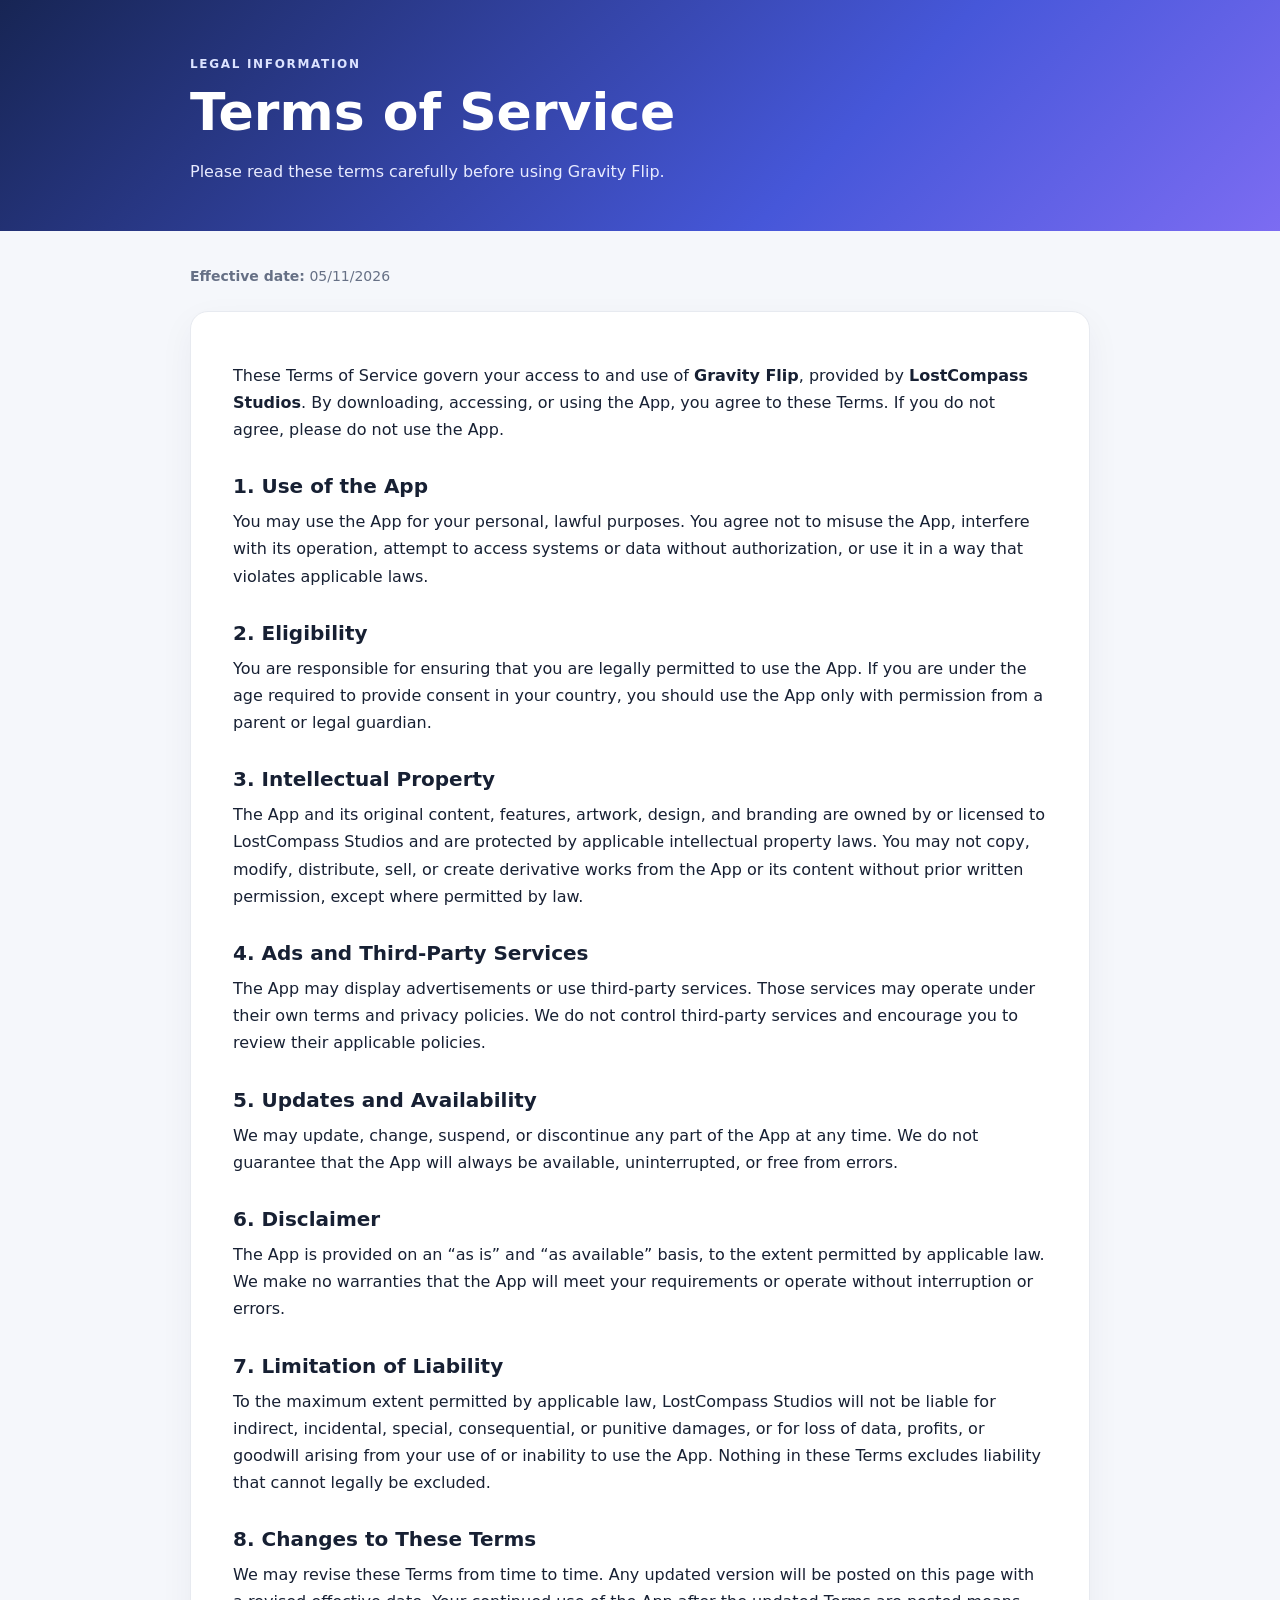
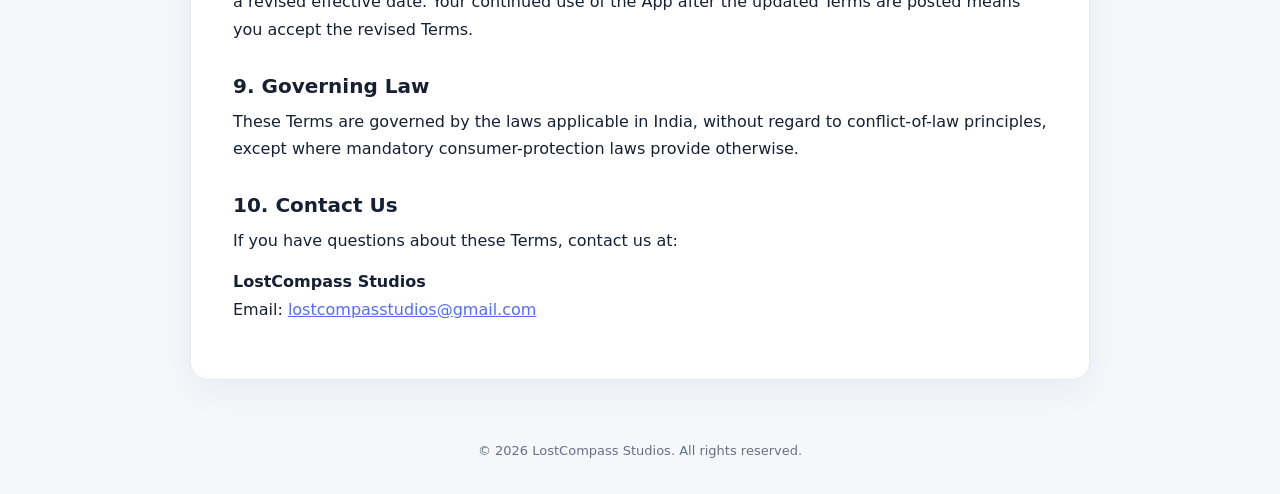
<file: gravityflip-terms.html>
<!DOCTYPE html>
<html lang="en">
<head>
  <meta charset="UTF-8">
  <meta name="viewport" content="width=device-width, initial-scale=1.0">
  <meta name="description" content="Terms of Service for [App Name].">
  <title>Terms of Service | Gravity Flip</title>
  <style>
    :root {
      color-scheme: light;
      --ink: #172033;
      --muted: #667085;
      --accent: #536dfe;
      --line: #e7eaf0;
      --surface: #ffffff;
      --page: #f5f7fb;
    }
    * { box-sizing: border-box; }
    body {
      margin: 0;
      background: var(--page);
      color: var(--ink);
      font: 16px/1.7 system-ui, -apple-system, BlinkMacSystemFont, "Segoe UI", sans-serif;
    }
    header {
      padding: 54px 20px 46px;
      color: white;
      background: linear-gradient(135deg, #172554, #4657d9 65%, #7c6cf2);
    }
    .header-inner, main, footer { width: min(900px, calc(100% - 40px)); margin: auto; }
    .eyebrow {
      margin: 0 0 10px;
      color: #dce3ff;
      font-size: 12px;
      font-weight: 700;
      letter-spacing: .14em;
      text-transform: uppercase;
    }
    h1 { margin: 0; font-size: clamp(34px, 6vw, 52px); line-height: 1.1; }
    .subtitle { max-width: 620px; margin: 16px 0 0; color: #e8ebff; }
    main { padding: 34px 0 60px; }
    .updated {
      margin: 0 0 22px;
      color: var(--muted);
      font-size: 14px;
    }
    .content {
      padding: clamp(22px, 5vw, 42px);
      border: 1px solid var(--line);
      border-radius: 18px;
      background: var(--surface);
      box-shadow: 0 12px 35px rgba(25, 39, 75, .05);
    }
    h2 { margin: 30px 0 8px; font-size: 20px; line-height: 1.35; }
    h2:first-child { margin-top: 0; }
    p { margin: 8px 0 14px; }
    ul { padding-left: 22px; }
    li { margin: 6px 0; }
    a { color: var(--accent); overflow-wrap: anywhere; }
    .notice {
      margin-top: 26px;
      padding: 15px 17px;
      border-left: 3px solid var(--accent);
      border-radius: 8px;
      background: #f1f3ff;
      color: #34405f;
      font-size: 14px;
    }
    footer { padding: 0 0 32px; color: var(--muted); font-size: 13px; text-align: center; }
  </style>
</head>
<body>
  <header>
    <div class="header-inner">
      <p class="eyebrow">Legal information</p>
      <h1>Terms of Service</h1>
      <p class="subtitle">Please read these terms carefully before using Gravity Flip.</p>
    </div>
  </header>

  <main>
    <p class="updated"><strong>Effective date:</strong> 05/11/2026</p>
    <article class="content">
      <p>These Terms of Service govern your access to and use of <strong>Gravity Flip</strong>, provided by <strong>LostCompass Studios</strong>. By downloading, accessing, or using the App, you agree to these Terms. If you do not agree, please do not use the App.</p>

      <h2>1. Use of the App</h2>
      <p>You may use the App for your personal, lawful purposes. You agree not to misuse the App, interfere with its operation, attempt to access systems or data without authorization, or use it in a way that violates applicable laws.</p>

      <h2>2. Eligibility</h2>
      <p>You are responsible for ensuring that you are legally permitted to use the App. If you are under the age required to provide consent in your country, you should use the App only with permission from a parent or legal guardian.</p>

      <h2>3. Intellectual Property</h2>
      <p>The App and its original content, features, artwork, design, and branding are owned by or licensed to LostCompass Studios and are protected by applicable intellectual property laws. You may not copy, modify, distribute, sell, or create derivative works from the App or its content without prior written permission, except where permitted by law.</p>

      <h2>4. Ads and Third-Party Services</h2>
      <p>The App may display advertisements or use third-party services. Those services may operate under their own terms and privacy policies. We do not control third-party services and encourage you to review their applicable policies.</p>

      <h2>5. Updates and Availability</h2>
      <p>We may update, change, suspend, or discontinue any part of the App at any time. We do not guarantee that the App will always be available, uninterrupted, or free from errors.</p>

      <h2>6. Disclaimer</h2>
      <p>The App is provided on an “as is” and “as available” basis, to the extent permitted by applicable law. We make no warranties that the App will meet your requirements or operate without interruption or errors.</p>

      <h2>7. Limitation of Liability</h2>
      <p>To the maximum extent permitted by applicable law, LostCompass Studios will not be liable for indirect, incidental, special, consequential, or punitive damages, or for loss of data, profits, or goodwill arising from your use of or inability to use the App. Nothing in these Terms excludes liability that cannot legally be excluded.</p>

      <h2>8. Changes to These Terms</h2>
      <p>We may revise these Terms from time to time. Any updated version will be posted on this page with a revised effective date. Your continued use of the App after the updated Terms are posted means you accept the revised Terms.</p>

      <h2>9. Governing Law</h2>
      <p>These Terms are governed by the laws applicable in India, without regard to conflict-of-law principles, except where mandatory consumer-protection laws provide otherwise.</p>

      <h2>10. Contact Us</h2>
      <p>If you have questions about these Terms, contact us at:</p>
      <p><strong>LostCompass Studios</strong><br>
      Email: <a href="mailto:your-email@example.com">lostcompasstudios@gmail.com</a></p>
    </article>
  </main>

  <footer>© <span id="year"></span> LostCompass Studios. All rights reserved.</footer>
  <script>document.getElementById("year").textContent = new Date().getFullYear();</script>
</body>
</html>
</file>
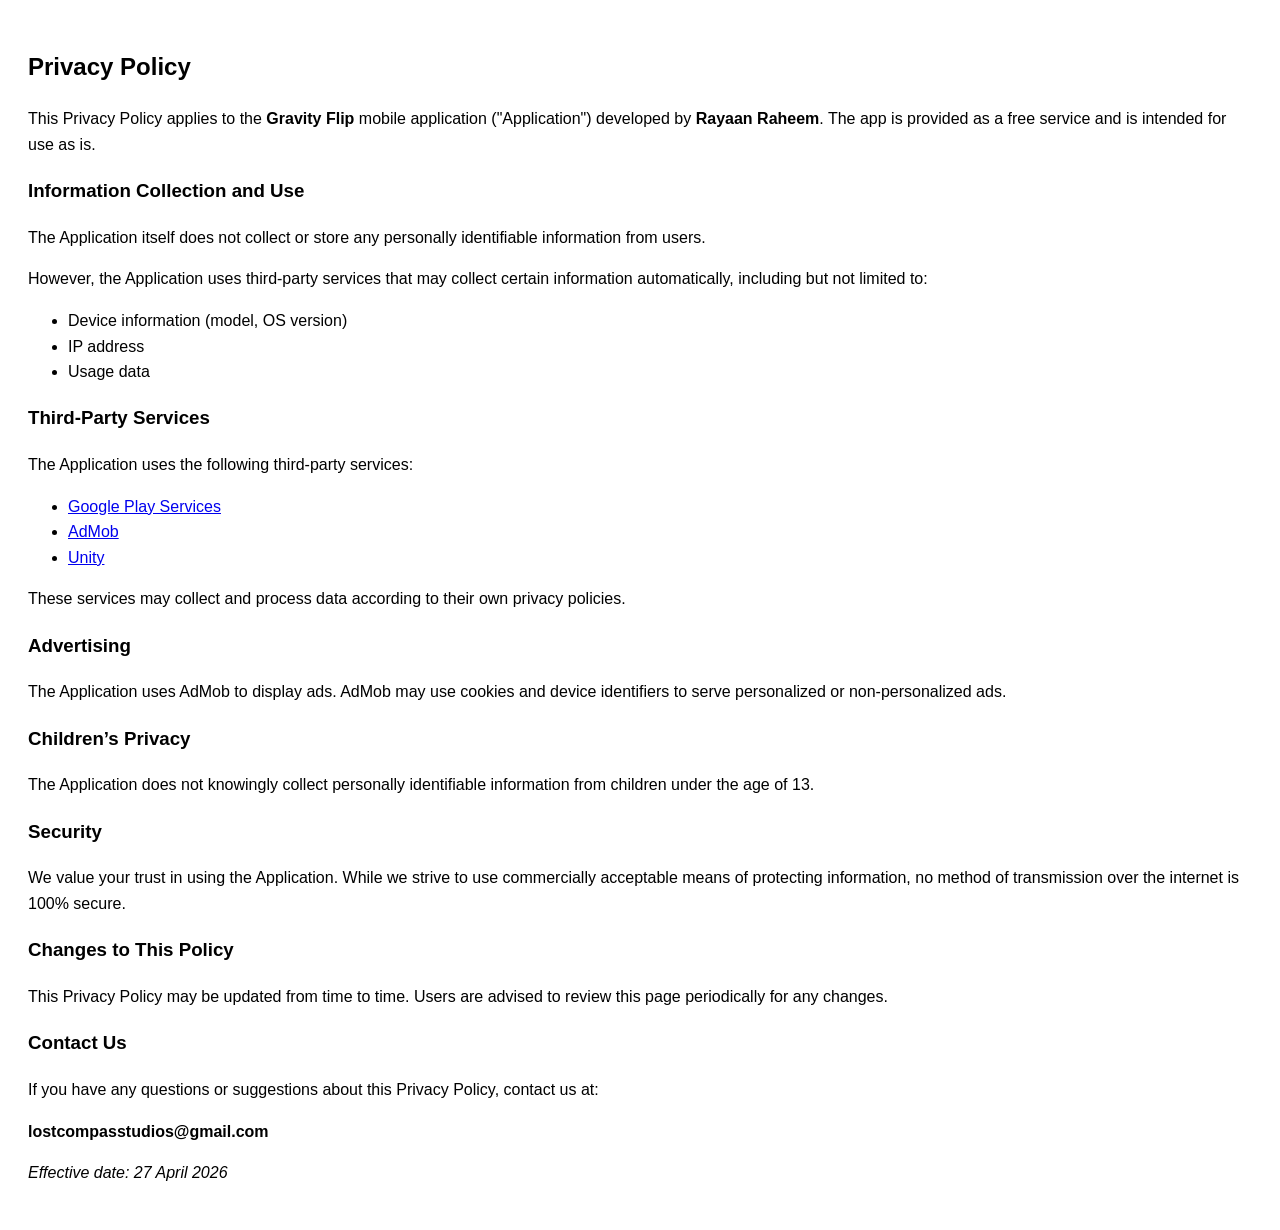
<file: privacy-policy.html>
<!DOCTYPE html>
<html>
<head>
  <meta charset='utf-8'>
  <meta name='viewport' content='width=device-width'>
  <title>Privacy Policy</title>
  <style>
    body { font-family: Arial, sans-serif; padding: 20px; line-height: 1.6; }
  </style>
</head>
<body>

<h2>Privacy Policy</h2>

<p>This Privacy Policy applies to the <strong>Gravity Flip</strong> mobile application ("Application") developed by <strong>Rayaan Raheem</strong>. The app is provided as a free service and is intended for use as is.</p>

<h3>Information Collection and Use</h3>
<p>The Application itself does not collect or store any personally identifiable information from users.</p>

<p>However, the Application uses third-party services that may collect certain information automatically, including but not limited to:</p>
<ul>
  <li>Device information (model, OS version)</li>
  <li>IP address</li>
  <li>Usage data</li>
</ul>

<h3>Third-Party Services</h3>
<p>The Application uses the following third-party services:</p>
<ul>
  <li><a href="https://www.google.com/policies/privacy/" target="_blank">Google Play Services</a></li>
  <li><a href="https://support.google.com/admob/answer/6128543?hl=en" target="_blank">AdMob</a></li>
  <li><a href="https://unity3d.com/legal/privacy-policy" target="_blank">Unity</a></li>
</ul>

<p>These services may collect and process data according to their own privacy policies.</p>

<h3>Advertising</h3>
<p>The Application uses AdMob to display ads. AdMob may use cookies and device identifiers to serve personalized or non-personalized ads.</p>

<h3>Children’s Privacy</h3>
<p>The Application does not knowingly collect personally identifiable information from children under the age of 13.</p>

<h3>Security</h3>
<p>We value your trust in using the Application. While we strive to use commercially acceptable means of protecting information, no method of transmission over the internet is 100% secure.</p>

<h3>Changes to This Policy</h3>
<p>This Privacy Policy may be updated from time to time. Users are advised to review this page periodically for any changes.</p>

<h3>Contact Us</h3>
<p>If you have any questions or suggestions about this Privacy Policy, contact us at:</p>
<p><strong>lostcompasstudios@gmail.com</strong></p>

<p><em>Effective date: 27 April 2026</em></p>

</body>
</html>
</file>
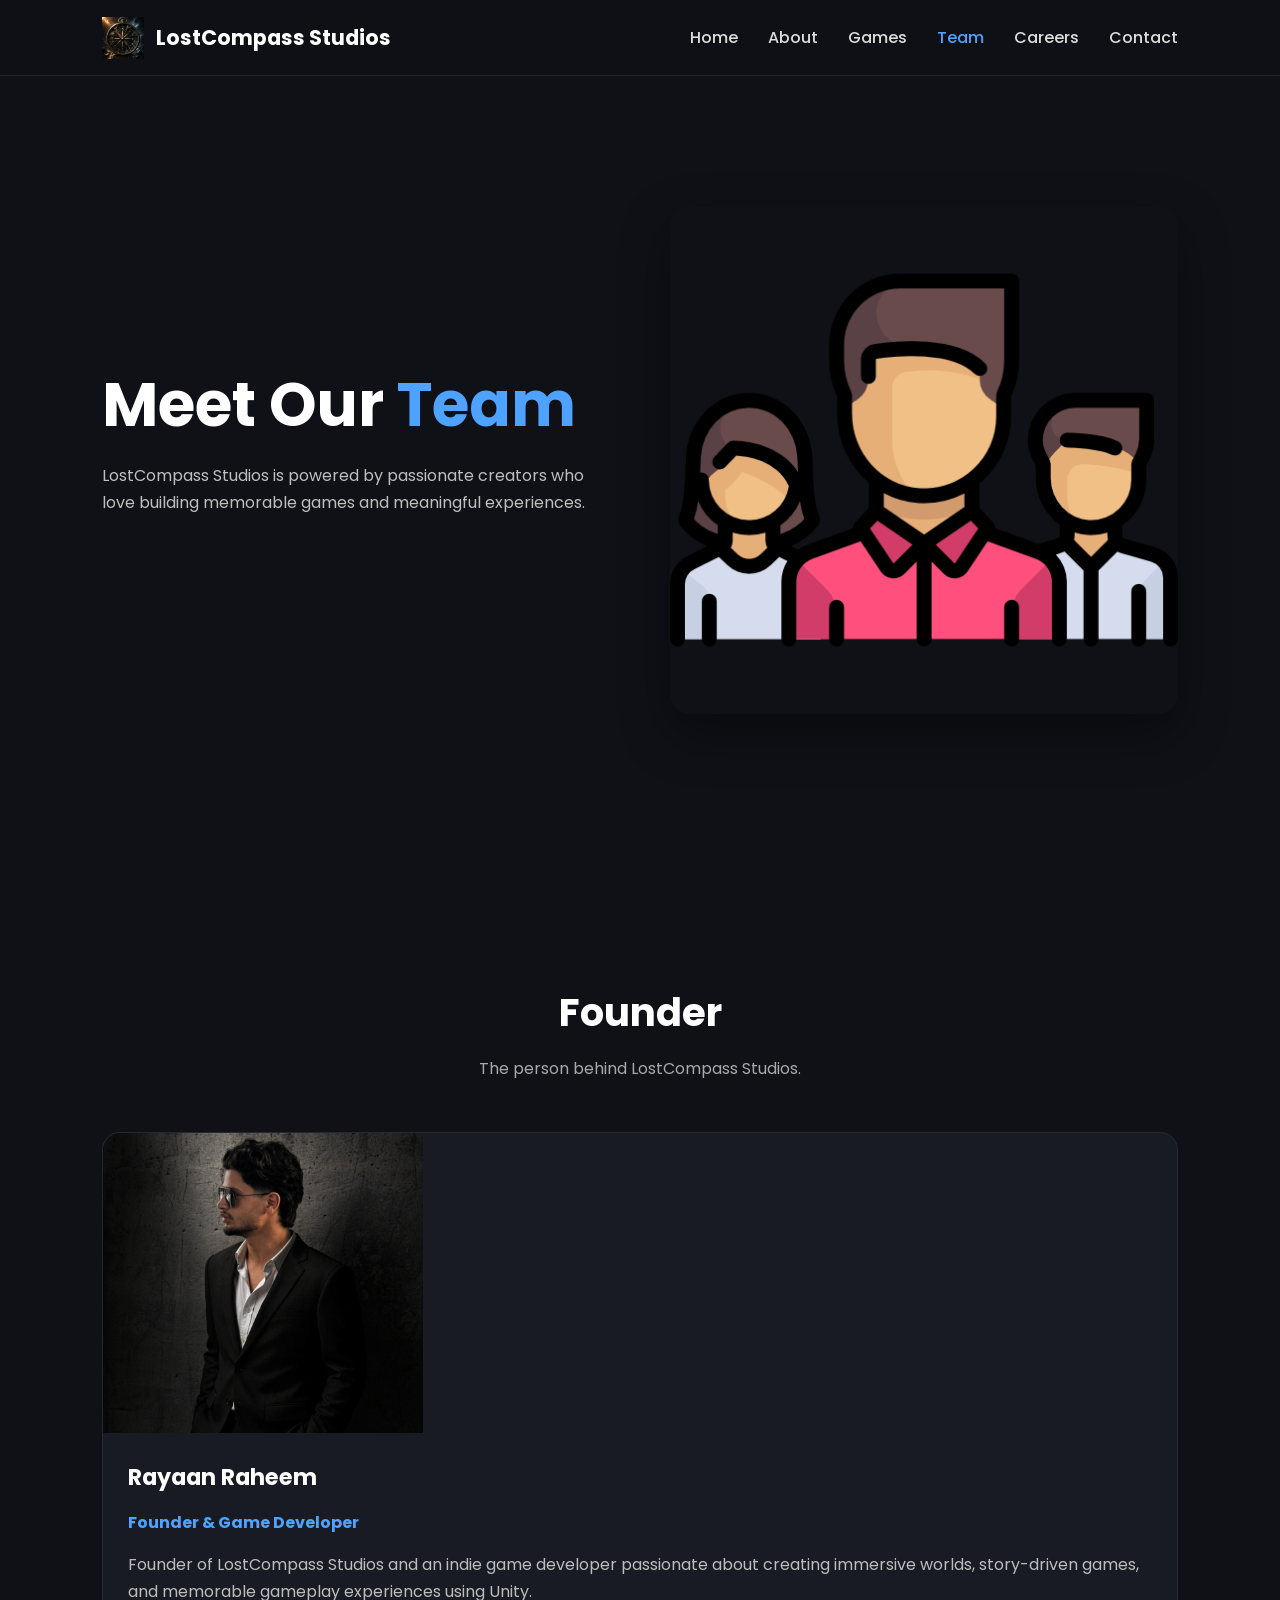
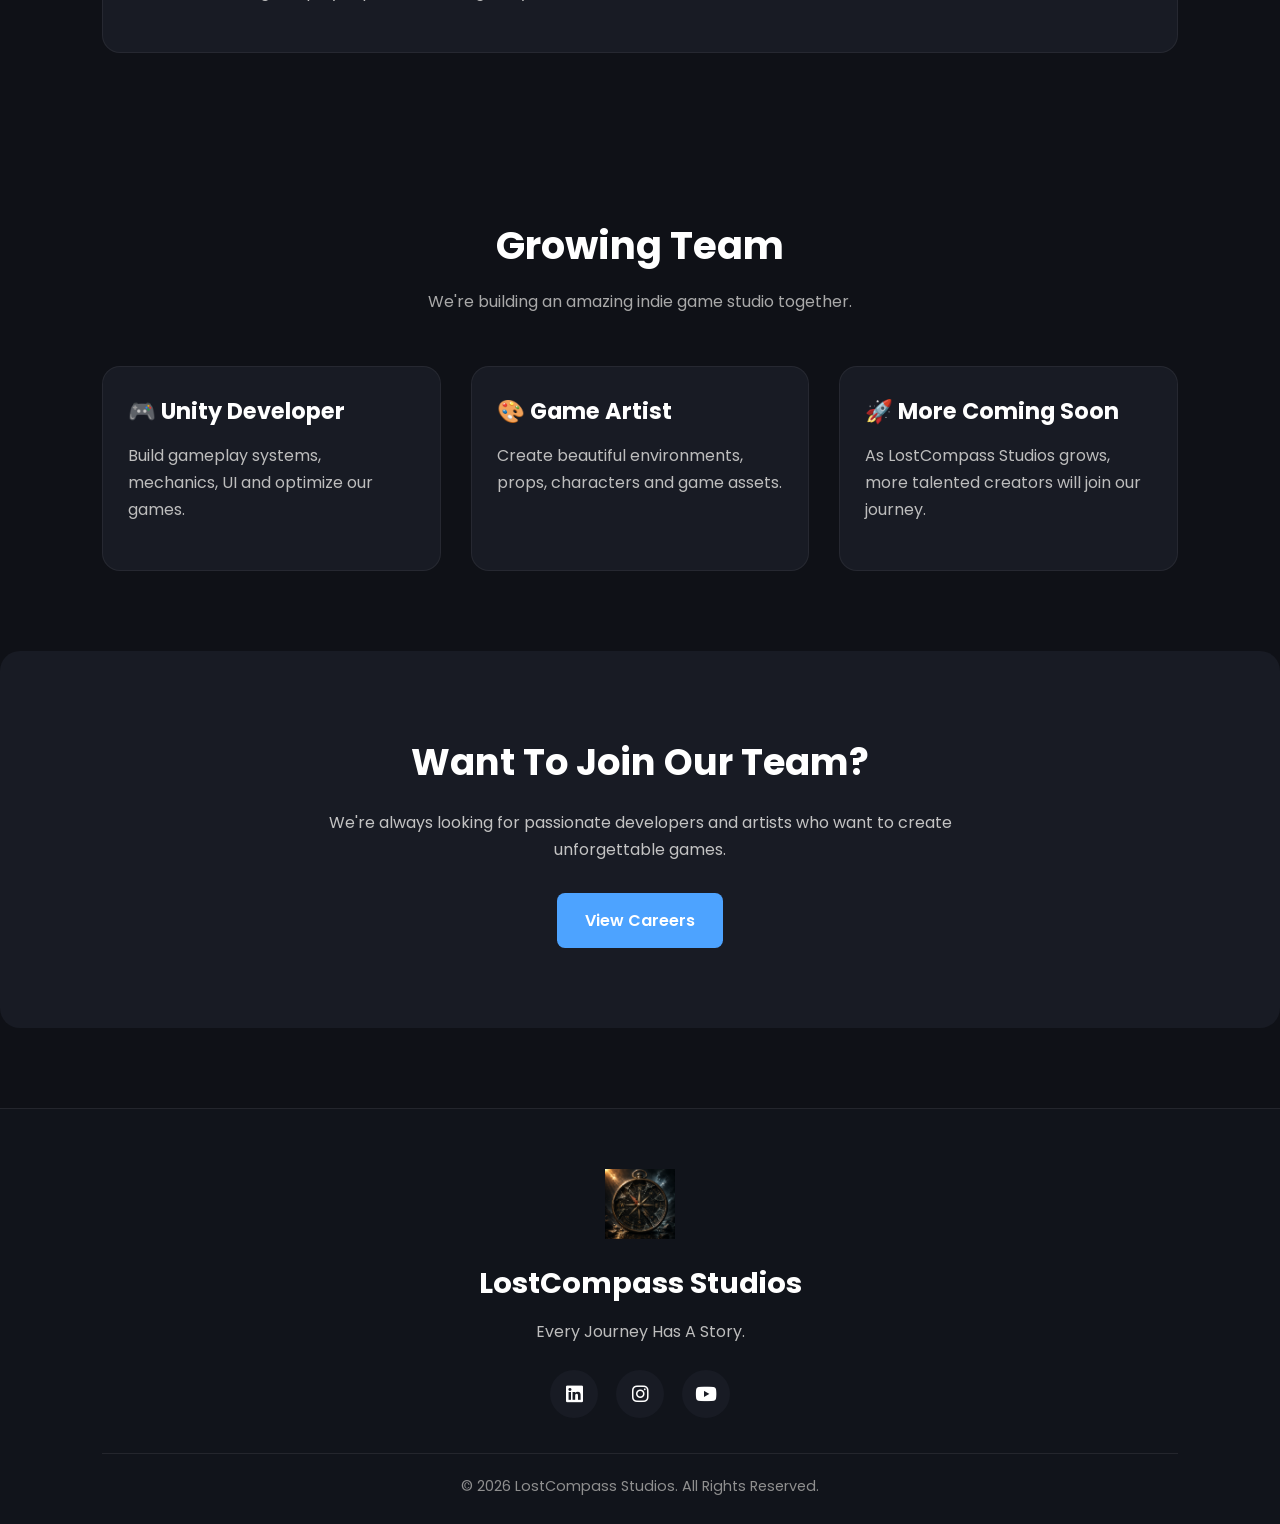
<file: team.html>
<!DOCTYPE html>
<html lang="en">

<head>

<meta charset="UTF-8">

<meta name="viewport" content="width=device-width, initial-scale=1.0">

<title>Team | LostCompass Studios</title>

<meta name="description"
content="Meet the passionate team behind LostCompass Studios.">

<link rel="icon" href="assets/favicon.png">

<link rel="preconnect" href="https://fonts.googleapis.com">

<link rel="preconnect" href="https://fonts.gstatic.com" crossorigin>

<link href="https://fonts.googleapis.com/css2?family=Poppins:wght@300;400;500;600;700;800&display=swap"
rel="stylesheet">

<link rel="stylesheet" href="css/style.css">

<link rel="stylesheet"
href="https://cdnjs.cloudflare.com/ajax/libs/font-awesome/6.7.2/css/all.min.css">

</head>

<body>

<!-- ================= NAVBAR ================= -->

<header>

<nav class="navbar">

<a href="index.html" class="logo">

<img src="assets/logo.png" alt="Logo">

<span>LostCompass Studios</span>

</a>

<ul class="nav-links">

<li><a href="index.html">Home</a></li>

<li><a href="about.html">About</a></li>

<li><a href="games.html">Games</a></li>

<li><a class="active" href="team.html">Team</a></li>

<li><a href="careers.html">Careers</a></li>

<li><a href="contact.html">Contact</a></li>

</ul>

<div class="menu-btn">

<i class="fas fa-bars"></i>

</div>

</nav>

</header>

<!-- ================= HERO ================= -->

<section class="hero">

<div class="hero-content">

<h1>

Meet Our

<span>Team</span>

</h1>

<p>

LostCompass Studios is powered by passionate creators who love building memorable games and meaningful experiences.

</p>

</div>

<div class="hero-image">

<img src="assets/team.jpg" alt="Team">

</div>

</section>

<!-- ================= FOUNDER ================= -->

<section>

<div class="section-title">

<h2>Founder</h2>

<p>The person behind LostCompass Studios.</p>

</div>

<div class="games-grid">

<div class="game-card">

<img src="assets/founder.png" id="founderImage" alt="Founder">

<div class="game-content">

<h3>Rayaan Raheem</h3>

<h4 style="color:#4da3ff;margin-bottom:15px;">

Founder & Game Developer

</h4>

<p>

Founder of LostCompass Studios and an indie game developer passionate about creating immersive worlds, story-driven games, and memorable gameplay experiences using Unity.

</p>

</div>

</div>

</div>

</section>

<!-- ================= OUR TEAM ================= -->

<section>

<div class="section-title">

<h2>Growing Team</h2>

<p>We're building an amazing indie game studio together.</p>

</div>

<div class="games-grid">

<div class="game-card">

<div class="game-content">

<h3>🎮 Unity Developer</h3>

<p>

Build gameplay systems, mechanics, UI and optimize our games.

</p>

</div>

</div>

<div class="game-card">

<div class="game-content">

<h3>🎨 Game Artist</h3>

<p>

Create beautiful environments, props, characters and game assets.

</p>

</div>

</div>

<div class="game-card">

<div class="game-content">

<h3>🚀 More Coming Soon</h3>

<p>

As LostCompass Studios grows, more talented creators will join our journey.

</p>

</div>

</div>

</div>

</section>

<!-- ================= JOIN US ================= -->

<section class="careers-preview">

<h2>Want To Join Our Team?</h2>

<p>

We're always looking for passionate developers and artists who want to create unforgettable games.

</p>

<a href="careers.html" class="btn primary-btn">

View Careers

</a>

</section>

<!-- ================= FOOTER ================= -->

<footer>

<div class="footer-content">

<img src="assets/logo.png" alt="Logo">

<h3>LostCompass Studios</h3>

<p>

Every Journey Has A Story.

</p>

<div class="social-links">
  
  <a href="https://www.linkedin.com/company/lostcompass-studios/"><i class="fab fa-linkedin"></i></a>
  
  <a href="https://www.instagram.com/lostcompassstudios?igsh=bWRjcGJvNWJpbnE2"><i class="fab fa-instagram"></i></a>
  
  <a href="https://youtube.com/@lostcompassstudios?si=vXbBBIDs-wn94Wp-"><i class="fab fa-youtube"></i></a>
  
</div>

</div>

<div class="copyright">

<p>

© 2026 LostCompass Studios. All Rights Reserved.

</p>

</div>

</footer>

<script src="js/script.js"></script>

</body>

</html>
</file>
<file: css/style.css>
/*=================================================
            LOSTCOMPASS STUDIOS
                STYLE.CSS
=================================================*/

/*=============== GOOGLE FONT ===============*/

@import url('https://fonts.googleapis.com/css2?family=Poppins:wght@300;400;500;600;700;800&display=swap');

/*=============== RESET ===============*/

* {
  margin: 0;
  padding: 0;
  box-sizing: border-box;
}

html {
  scroll-behavior: smooth;
}

body {
  font-family: 'Poppins', sans-serif;
  background: #0f1117;
  color: #ffffff;
  line-height: 1.7;
}

img {
  max-width: 100%;
  display: block;
}

a {
  text-decoration: none;
  color: inherit;
}

ul {
  list-style: none;
}

section {
  padding: 80px 8%;
}

/*=============== CONTAINER ===============*/

.container {
  max-width: 1200px;
  margin: auto;
}

/*=============== NAVBAR ===============*/

header {
  position: fixed;
  top: 0;
  left: 0;
  width: 100%;
  z-index: 1000;
  background: rgba(15, 17, 23, .95);
  backdrop-filter: blur(12px);
  border-bottom: 1px solid rgba(255, 255, 255, .08);
}

.navbar {
  height: 75px;
  display: flex;
  justify-content: space-between;
  align-items: center;
  padding: 0 8%;
}

.logo {
  display: flex;
  align-items: center;
  gap: 12px;
}

.logo img {
  width: 42px;
}

.logo span {
  font-size: 1.3rem;
  font-weight: 700;
}

.nav-links {
  display: flex;
  gap: 30px;
}

.nav-links a {
  color: #ddd;
  transition: .3s;
  font-weight: 500;
}

.nav-links a:hover,
.nav-links a.active {
  color: #4da3ff;
}

.menu-btn {
  display: none;
  font-size: 1.5rem;
  cursor: pointer;
}

/*=============== BUTTONS ===============*/

.btn {
  display: inline-block;
  padding: 14px 28px;
  border-radius: 8px;
  transition: .3s;
  font-weight: 600;
}

.primary-btn {
  background: #4da3ff;
  color: #fff;
}

.primary-btn:hover {
  background: #3589e8;
}

.secondary-btn {
  border: 2px solid #4da3ff;
  color: #4da3ff;
  margin-left: 12px;
}

.secondary-btn:hover {
  background: #4da3ff;
  color: #fff;
}

/*=============== HERO ===============*/

.hero {
  min-height: 100vh;
  display: flex;
  align-items: center;
  justify-content: space-between;
  gap: 60px;
  padding-top: 100px;
}

.hero-content {
  flex: 1;
}

.hero-content h1 {
  font-size: 3.8rem;
  line-height: 1.2;
  margin-bottom: 20px;
}

.hero-content h1 span {
  color: #4da3ff;
}

.hero-content p {
  color: #bfbfbf;
  margin-bottom: 35px;
  max-width: 550px;
}

.hero-buttons {
  display: flex;
  flex-wrap: wrap;
  gap: 15px;
}

.hero-image {
  flex: 1;
}

.hero-image img {
  border-radius: 20px;
  box-shadow: 0 20px 50px rgba(0, 0, 0, .4);
}

/*=============== SECTION TITLE ===============*/

.section-title {
  text-align: center;
  margin-bottom: 50px;
}

.section-title h2 {
  font-size: 2.4rem;
  margin-bottom: 10px;
}

.section-title p {
  color: #a9a9a9;
  font-size: 1rem;
}

/*=============== ABOUT PREVIEW ===============*/

.about-preview {
  display: flex;
  align-items: center;
  gap: 60px;
}

.about-image {
  flex: 1;
}

.about-image img {
  border-radius: 18px;
  box-shadow: 0 15px 40px rgba(0, 0, 0, .35);
}

.about-content {
  flex: 1;
}

.about-content h2 {
  font-size: 2.3rem;
  margin-bottom: 20px;
}

.about-content p {
  color: #c7c7c7;
  margin-bottom: 30px;
}

/*=============== FEATURED GAMES ===============*/

.games-grid {
  display: grid;
  grid-template-columns: repeat(auto-fit, minmax(300px, 1fr));
  gap: 30px;
}

.game-card {
  background: #181b24;
  border-radius: 18px;
  overflow: hidden;
  transition: .35s;
  border: 1px solid rgba(255, 255, 255, .06);
}

.game-card:hover {
  transform: translateY(-10px);
  box-shadow: 0 20px 45px rgba(77, 163, 255, .18);
}

.game-card img {
  width: 100%;
  height: 220px;
  object-fit: cover;
}

.game-content {
  padding: 25px;
}

.game-content h3 {
  margin-bottom: 12px;
  font-size: 1.4rem;
}

.game-content p {
  color: #bdbdbd;
  margin-bottom: 22px;
}

/*=============== TEAM PREVIEW ===============*/

.team-preview {
  display: flex;
  align-items: center;
  gap: 60px;
}

.team-content {
  flex: 1;
}

.team-content h2 {
  font-size: 2.3rem;
  margin-bottom: 20px;
}

.team-content p {
  color: #c5c5c5;
  margin-bottom: 30px;
}

.team-image {
  flex: 1;
}

.team-image img {
  border-radius: 18px;
  box-shadow: 0 15px 40px rgba(0, 0, 0, .35);
}

#founderImage{
  width: 320px;
  height: 300px;
}

/*=============== CAREERS ===============*/

.careers-preview {
  text-align: center;
  background: #181b24;
  border-radius: 20px;
}

.careers-preview h2 {
  font-size: 2.3rem;
  margin-bottom: 15px;
}

.careers-preview p {
  max-width: 700px;
  margin: 0 auto 30px;
  color: #c3c3c3;
}

/*=============== CONTACT ===============*/

.contact-preview {
  text-align: center;
}

.contact-preview h2 {
  font-size: 2.4rem;
  margin-bottom: 18px;
}

.contact-preview p {
  color: #bdbdbd;
  max-width: 700px;
  margin: 0 auto 35px;
}

/*=============== FOOTER ===============*/

footer {
  background: #11141b;
  padding: 60px 8% 25px;
  margin-top: 80px;
  border-top: 1px solid rgba(255, 255, 255, .08);
}

.footer-content {
  text-align: center;
  max-width: 700px;
  margin: auto;
}

.footer-content img {
  width: 70px;
  margin: 0 auto 20px;
}

.footer-content h3 {
  font-size: 1.8rem;
  margin-bottom: 10px;
}

.footer-content p {
  color: #bdbdbd;
  margin-bottom: 25px;
}

.social-links {
  display: flex;
  justify-content: center;
  gap: 18px;
}

.social-links a {
  width: 48px;
  height: 48px;
  background: #181b24;
  border-radius: 50%;
  display: flex;
  justify-content: center;
  align-items: center;
  font-size: 1.2rem;
  transition: .3s;
}

.social-links a:hover {
  background: #4da3ff;
  color: #fff;
  transform: translateY(-5px);
}

.copyright {
  margin-top: 35px;
  text-align: center;
  color: #8f8f8f;
  font-size: .9rem;
  border-top: 1px solid rgba(255, 255, 255, .08);
  padding-top: 20px;
}

/*=============== SCROLLBAR ===============*/

::-webkit-scrollbar {
  width: 10px;
}

::-webkit-scrollbar-track {
  background: #11141b;
}

::-webkit-scrollbar-thumb {
  background: #4da3ff;
  border-radius: 20px;
}

::-webkit-scrollbar-thumb:hover {
  background: #3589e8;
}

/*=============== RESPONSIVE ===============*/

@media(max-width:992px) {
  
  .hero,
  .about-preview,
  .team-preview {
    flex-direction: column;
    text-align: center;
  }
  
  .hero-content p,
  .about-content p,
  .team-content p {
    max-width: 100%;
  }
  
  .hero-content h1 {
    font-size: 3rem;
  }
  
  .about-content,
  .team-content {
    order: 2;
  }
  
  .about-image,
  .team-image {
    order: 1;
  }
  
}

@media(max-width:768px) {
  
  .nav-links {
    position: absolute;
    top: 75px;
    left: 0;
    width: 100%;
    background: #11141b;
    display: none;
    flex-direction: column;
    text-align: center;
    padding: 25px 0;
    gap: 20px;
  }
  
  .nav-links.active {
    display: flex;
  }
  
  .menu-btn {
    display: block;
  }
  
  .hero {
    padding-top: 120px;
  }
  
  .hero-content h1 {
    font-size: 2.4rem;
  }
  
  .section-title h2 {
    font-size: 2rem;
  }
  
  .about-content h2,
  .team-content h2,
  .careers-preview h2,
  .contact-preview h2 {
    font-size: 2rem;
  }
  
  .btn {
    width: 100%;
    text-align: center;
  }
  
  .secondary-btn {
    margin-left: 0;
  }
  
  .hero-buttons {
    flex-direction: column;
  }
  
  .games-grid {
    grid-template-columns: 1fr;
  }
  
  section {
    padding: 70px 6%;
  }
  
}

@media(max-width:480px) {
  
  .logo span {
    font-size: 1rem;
  }
  
  .logo img {
    width: 36px;
  }
  
  .hero-content h1 {
    font-size: 2rem;
  }
  
  .hero-content p {
    font-size: .95rem;
  }
  
  .section-title h2 {
    font-size: 1.8rem;
  }
  
  .game-content {
    padding: 20px;
  }
  
  footer {
    padding: 50px 6% 20px;
  }
  
  .social-links {
    gap: 12px;
  }
  
  .social-links a {
    width: 42px;
    height: 42px;
  }
  
}
</file>
